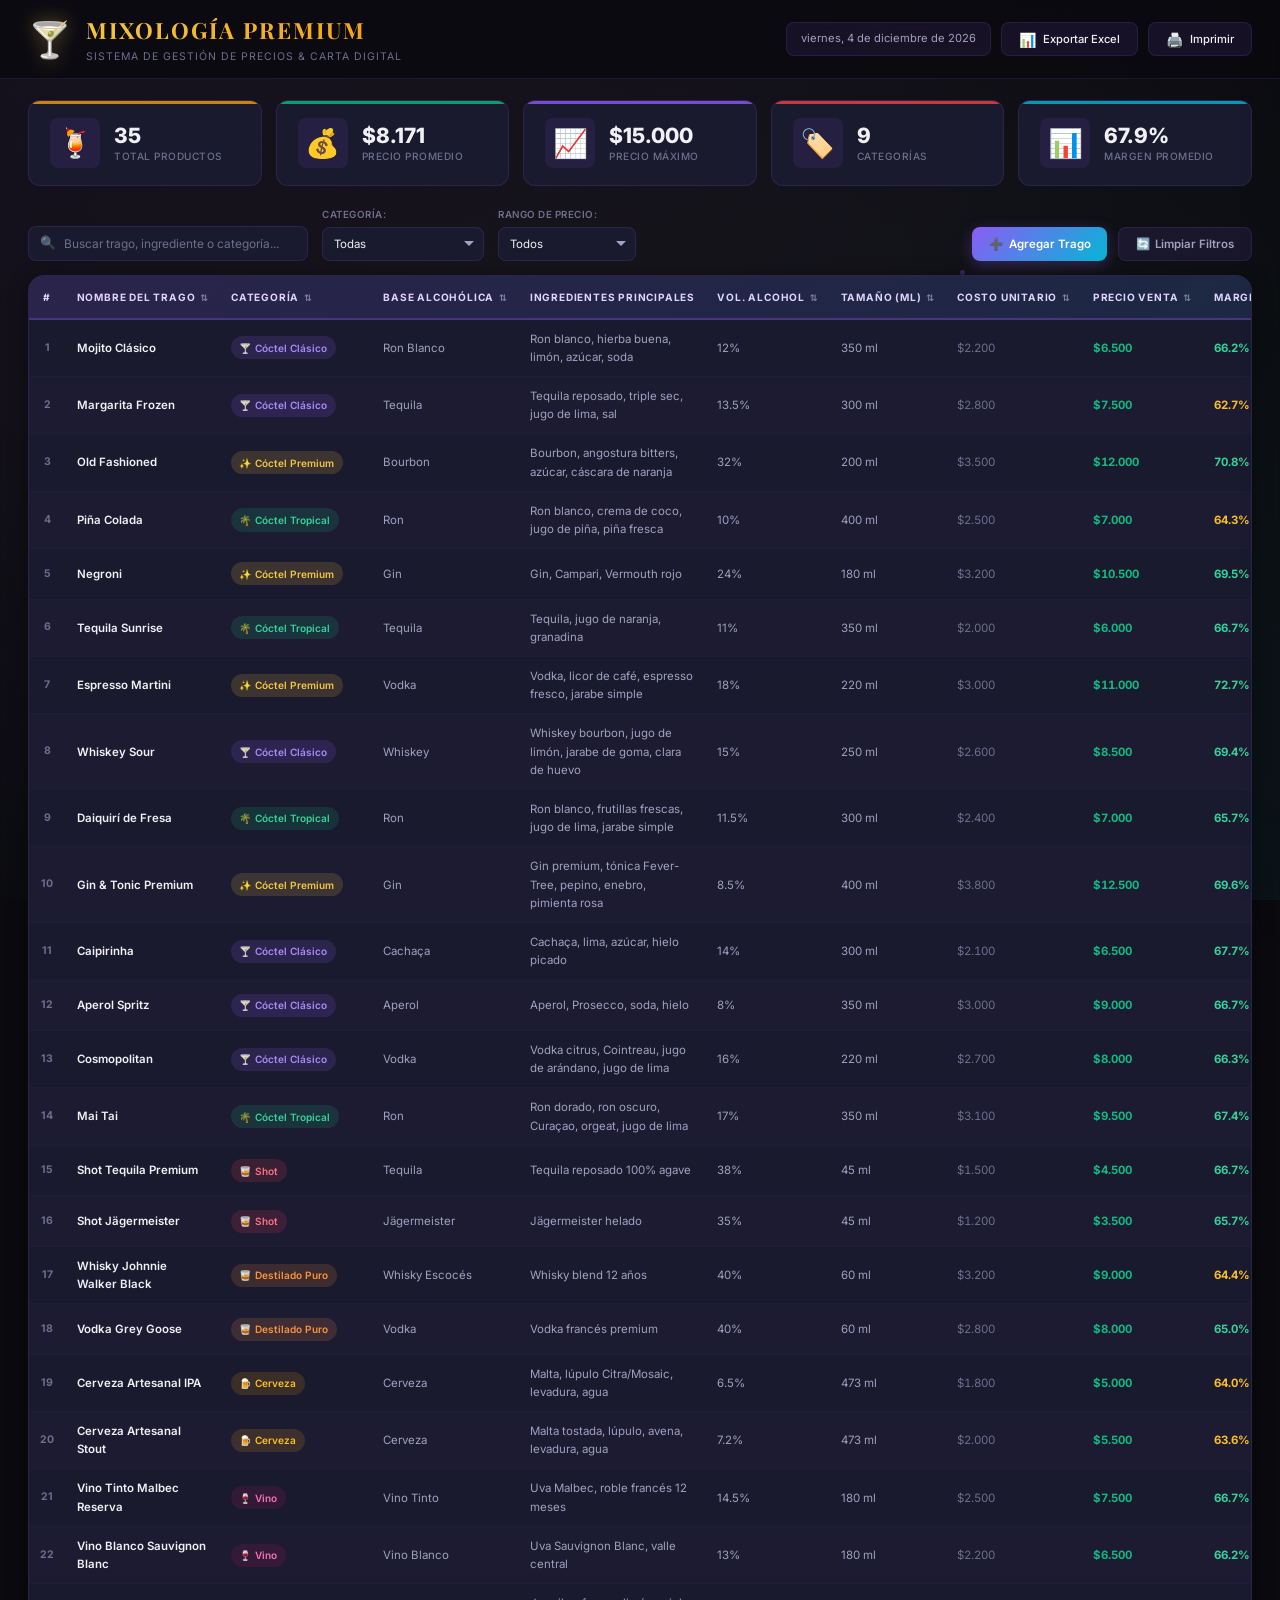
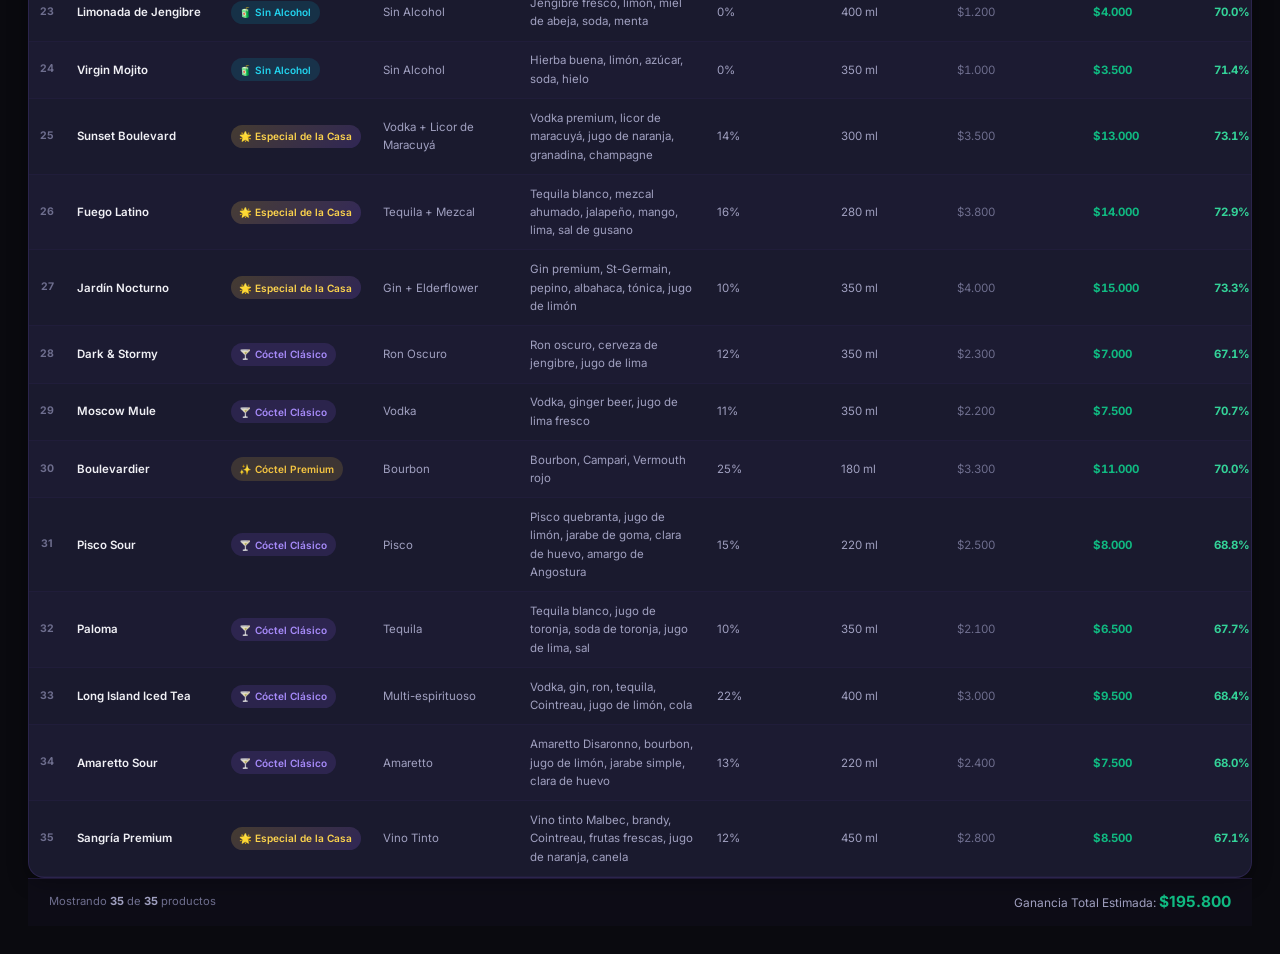
<file: index.html>
<!DOCTYPE html>
<html lang="es">
<head>
    <meta charset="UTF-8">
    <meta name="viewport" content="width=device-width, initial-scale=1.0">
    <meta name="description" content="Sistema de gestión de precios de tragos y cócteles - Carta digital profesional">
    <title>🍸 Carta de Tragos & Cócteles | Sistema de Precios</title>
    <link href="https://fonts.googleapis.com/css2?family=Inter:wght@300;400;500;600;700;800;900&family=Playfair+Display:wght@400;600;700&display=swap" rel="stylesheet">
    <link rel="stylesheet" href="styles.css">
</head>
<body>
    <!-- Ambient background particles -->
    <div class="ambient-bg">
        <div class="particle" style="--x: 10%; --y: 20%; --delay: 0s; --size: 4px;"></div>
        <div class="particle" style="--x: 80%; --y: 15%; --delay: 1s; --size: 6px;"></div>
        <div class="particle" style="--x: 50%; --y: 70%; --delay: 2s; --size: 3px;"></div>
        <div class="particle" style="--x: 20%; --y: 80%; --delay: 3s; --size: 5px;"></div>
        <div class="particle" style="--x: 90%; --y: 50%; --delay: 4s; --size: 4px;"></div>
        <div class="particle" style="--x: 35%; --y: 40%; --delay: 1.5s; --size: 7px;"></div>
        <div class="particle" style="--x: 65%; --y: 90%; --delay: 2.5s; --size: 3px;"></div>
        <div class="particle" style="--x: 75%; --y: 30%; --delay: 3.5s; --size: 5px;"></div>
    </div>

    <!-- Header -->
    <header class="header">
        <div class="header-content">
            <div class="logo-section">
                <div class="logo-icon">🍸</div>
                <div class="logo-text">
                    <h1>MIXOLOGÍA PREMIUM</h1>
                    <p class="tagline">Sistema de Gestión de Precios & Carta Digital</p>
                </div>
            </div>
            <div class="header-actions">
                <div class="date-display" id="currentDate"></div>
                <button class="btn-header" onclick="exportToCSV()" title="Exportar a CSV/Excel">
                    <span class="btn-icon">📊</span> Exportar Excel
                </button>
                <button class="btn-header btn-print" onclick="window.print()" title="Imprimir carta">
                    <span class="btn-icon">🖨️</span> Imprimir
                </button>
            </div>
        </div>
    </header>

    <!-- Dashboard Stats -->
    <section class="dashboard">
        <div class="stat-card" style="--accent: #f59e0b;">
            <div class="stat-icon">🍹</div>
            <div class="stat-info">
                <span class="stat-value" id="totalProducts">0</span>
                <span class="stat-label">Total Productos</span>
            </div>
        </div>
        <div class="stat-card" style="--accent: #10b981;">
            <div class="stat-icon">💰</div>
            <div class="stat-info">
                <span class="stat-value" id="avgPrice">$0</span>
                <span class="stat-label">Precio Promedio</span>
            </div>
        </div>
        <div class="stat-card" style="--accent: #8b5cf6;">
            <div class="stat-icon">📈</div>
            <div class="stat-info">
                <span class="stat-value" id="maxPrice">$0</span>
                <span class="stat-label">Precio Máximo</span>
            </div>
        </div>
        <div class="stat-card" style="--accent: #ef4444;">
            <div class="stat-icon">🏷️</div>
            <div class="stat-info">
                <span class="stat-value" id="totalCategories">0</span>
                <span class="stat-label">Categorías</span>
            </div>
        </div>
        <div class="stat-card" style="--accent: #06b6d4;">
            <div class="stat-icon">📊</div>
            <div class="stat-info">
                <span class="stat-value" id="marginAvg">0%</span>
                <span class="stat-label">Margen Promedio</span>
            </div>
        </div>
    </section>

    <!-- Controls Bar -->
    <section class="controls-bar">
        <div class="controls-left">
            <div class="search-box">
                <span class="search-icon">🔍</span>
                <input type="text" id="searchInput" placeholder="Buscar trago, ingrediente o categoría..." oninput="filterTable()">
            </div>
            <div class="filter-group">
                <label>Categoría:</label>
                <select id="categoryFilter" onchange="filterTable()">
                    <option value="">Todas</option>
                    <option value="Cóctel Clásico">🍸 Cóctel Clásico</option>
                    <option value="Cóctel Premium">✨ Cóctel Premium</option>
                    <option value="Cóctel Tropical">🌴 Cóctel Tropical</option>
                    <option value="Shot">🥃 Shot</option>
                    <option value="Destilado Puro">🥃 Destilado Puro</option>
                    <option value="Cerveza">🍺 Cerveza</option>
                    <option value="Vino">🍷 Vino</option>
                    <option value="Sin Alcohol">🧃 Sin Alcohol</option>
                    <option value="Especial de la Casa">🌟 Especial de la Casa</option>
                </select>
            </div>
            <div class="filter-group">
                <label>Rango de Precio:</label>
                <select id="priceFilter" onchange="filterTable()">
                    <option value="">Todos</option>
                    <option value="0-5000">$0 - $5.000</option>
                    <option value="5000-10000">$5.000 - $10.000</option>
                    <option value="10000-15000">$10.000 - $15.000</option>
                    <option value="15000+">$15.000+</option>
                </select>
            </div>
        </div>
        <div class="controls-right">
            <button class="btn-action btn-add" onclick="openModal()">
                <span>➕</span> Agregar Trago
            </button>
            <button class="btn-action btn-reset" onclick="resetFilters()">
                <span>🔄</span> Limpiar Filtros
            </button>
        </div>
    </section>

    <!-- Main Table -->
    <section class="table-section">
        <div class="table-wrapper">
            <table id="drinksTable">
                <thead>
                    <tr>
                        <th class="th-num" onclick="sortTable(0)">#</th>
                        <th onclick="sortTable(1)">Nombre del Trago <span class="sort-icon">⇅</span></th>
                        <th onclick="sortTable(2)">Categoría <span class="sort-icon">⇅</span></th>
                        <th onclick="sortTable(3)">Base Alcohólica <span class="sort-icon">⇅</span></th>
                        <th onclick="sortTable(4)">Ingredientes Principales</th>
                        <th onclick="sortTable(5)">Vol. Alcohol <span class="sort-icon">⇅</span></th>
                        <th onclick="sortTable(6)">Tamaño (ml) <span class="sort-icon">⇅</span></th>
                        <th onclick="sortTable(7)">Costo Unitario <span class="sort-icon">⇅</span></th>
                        <th onclick="sortTable(8)">Precio Venta <span class="sort-icon">⇅</span></th>
                        <th onclick="sortTable(9)">Margen % <span class="sort-icon">⇅</span></th>
                        <th onclick="sortTable(10)">Ganancia <span class="sort-icon">⇅</span></th>
                        <th>Estado</th>
                        <th class="th-actions">Acciones</th>
                    </tr>
                </thead>
                <tbody id="tableBody">
                    <!-- Dynamic content -->
                </tbody>
            </table>
        </div>
        <div class="table-footer">
            <div class="footer-info">
                Mostrando <span id="visibleCount">0</span> de <span id="totalCount">0</span> productos
            </div>
            <div class="footer-totals">
                <span>Ganancia Total Estimada: <strong id="totalProfit">$0</strong></span>
            </div>
        </div>
    </section>

    <!-- Drink Detail Panel -->
    <section class="detail-panel" id="detailPanel">
        <div class="detail-header">
            <h3 id="detailTitle">Detalle del Trago</h3>
            <button class="btn-close-detail" onclick="closeDetail()">✕</button>
        </div>
        <div class="detail-content" id="detailContent"></div>
    </section>

    <!-- Add/Edit Modal -->
    <div class="modal-overlay" id="modalOverlay" onclick="closeModal(event)">
        <div class="modal" onclick="event.stopPropagation()">
            <div class="modal-header">
                <h2 id="modalTitle">➕ Agregar Nuevo Trago</h2>
                <button class="modal-close" onclick="closeModal()">✕</button>
            </div>
            <div class="modal-body">
                <form id="drinkForm" onsubmit="saveDrink(event)">
                    <div class="form-grid">
                        <div class="form-group">
                            <label for="drinkName">Nombre del Trago *</label>
                            <input type="text" id="drinkName" required placeholder="Ej: Mojito Clásico">
                        </div>
                        <div class="form-group">
                            <label for="drinkCategory">Categoría *</label>
                            <select id="drinkCategory" required>
                                <option value="">Seleccionar...</option>
                                <option value="Cóctel Clásico">🍸 Cóctel Clásico</option>
                                <option value="Cóctel Premium">✨ Cóctel Premium</option>
                                <option value="Cóctel Tropical">🌴 Cóctel Tropical</option>
                                <option value="Shot">🥃 Shot</option>
                                <option value="Destilado Puro">🥃 Destilado Puro</option>
                                <option value="Cerveza">🍺 Cerveza</option>
                                <option value="Vino">🍷 Vino</option>
                                <option value="Sin Alcohol">🧃 Sin Alcohol</option>
                                <option value="Especial de la Casa">🌟 Especial de la Casa</option>
                            </select>
                        </div>
                        <div class="form-group">
                            <label for="drinkBase">Base Alcohólica *</label>
                            <input type="text" id="drinkBase" required placeholder="Ej: Ron, Vodka, Gin...">
                        </div>
                        <div class="form-group">
                            <label for="drinkIngredients">Ingredientes Principales</label>
                            <input type="text" id="drinkIngredients" placeholder="Separados por coma">
                        </div>
                        <div class="form-group">
                            <label for="drinkAlcohol">Volumen Alcohol (%)</label>
                            <input type="number" id="drinkAlcohol" step="0.1" min="0" max="100" placeholder="Ej: 12.5">
                        </div>
                        <div class="form-group">
                            <label for="drinkSize">Tamaño (ml) *</label>
                            <input type="number" id="drinkSize" required min="1" placeholder="Ej: 350">
                        </div>
                        <div class="form-group">
                            <label for="drinkCost">Costo Unitario ($) *</label>
                            <input type="number" id="drinkCost" required step="1" min="0" placeholder="Ej: 2500">
                        </div>
                        <div class="form-group">
                            <label for="drinkPrice">Precio de Venta ($) *</label>
                            <input type="number" id="drinkPrice" required step="1" min="0" placeholder="Ej: 7500">
                        </div>
                        <div class="form-group">
                            <label for="drinkGarnish">Decoración / Garnish</label>
                            <input type="text" id="drinkGarnish" placeholder="Ej: Rodaja de limón, menta">
                        </div>
                        <div class="form-group">
                            <label for="drinkGlass">Tipo de Vaso</label>
                            <input type="text" id="drinkGlass" placeholder="Ej: Copa Martini, Highball">
                        </div>
                        <div class="form-group">
                            <label for="drinkPrep">Método de Preparación</label>
                            <select id="drinkPrep">
                                <option value="Mezclado">Mezclado</option>
                                <option value="Agitado">Agitado (Shaken)</option>
                                <option value="Revuelto">Revuelto (Stirred)</option>
                                <option value="Licuado">Licuado (Blended)</option>
                                <option value="Directo">Directo (Built)</option>
                                <option value="Muddled">Machacado (Muddled)</option>
                                <option value="Flameado">Flameado</option>
                            </select>
                        </div>
                        <div class="form-group">
                            <label for="drinkStatus">Estado</label>
                            <select id="drinkStatus">
                                <option value="Disponible">✅ Disponible</option>
                                <option value="Agotado">❌ Agotado</option>
                                <option value="Nuevo">🆕 Nuevo</option>
                                <option value="Promoción">🔥 En Promoción</option>
                            </select>
                        </div>
                        <div class="form-group full-width">
                            <label for="drinkNotes">Notas / Descripción</label>
                            <textarea id="drinkNotes" rows="3" placeholder="Descripción del trago, historia, recomendaciones de maridaje..."></textarea>
                        </div>
                    </div>
                    <div class="form-preview">
                        <div class="preview-calc">
                            <span>Margen calculado: <strong id="previewMargin">0%</strong></span>
                            <span>Ganancia: <strong id="previewProfit">$0</strong></span>
                        </div>
                    </div>
                    <div class="modal-footer">
                        <button type="button" class="btn-cancel" onclick="closeModal()">Cancelar</button>
                        <button type="submit" class="btn-save">💾 Guardar Trago</button>
                    </div>
                </form>
            </div>
        </div>
    </div>

    <!-- Toast Notifications -->
    <div class="toast-container" id="toastContainer"></div>

    <script src="app.js"></script>
</body>
</html>
</file>
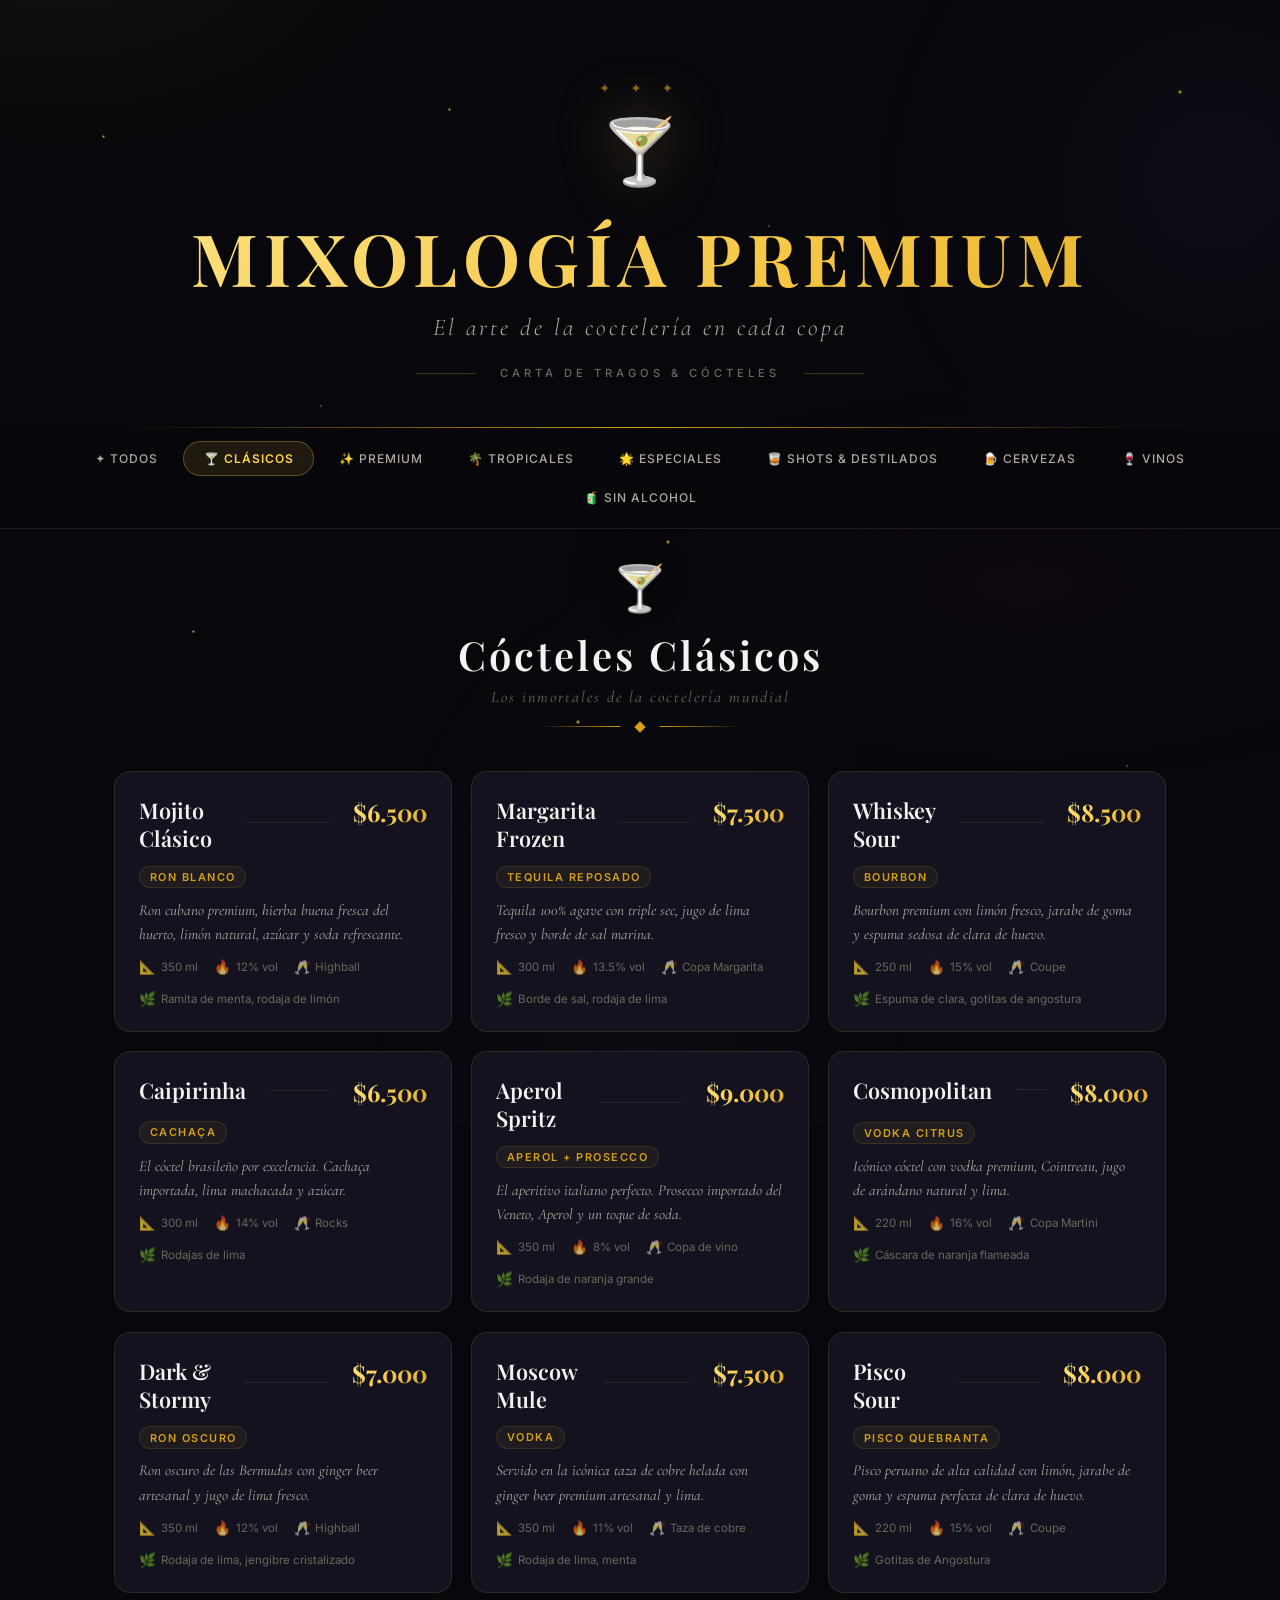
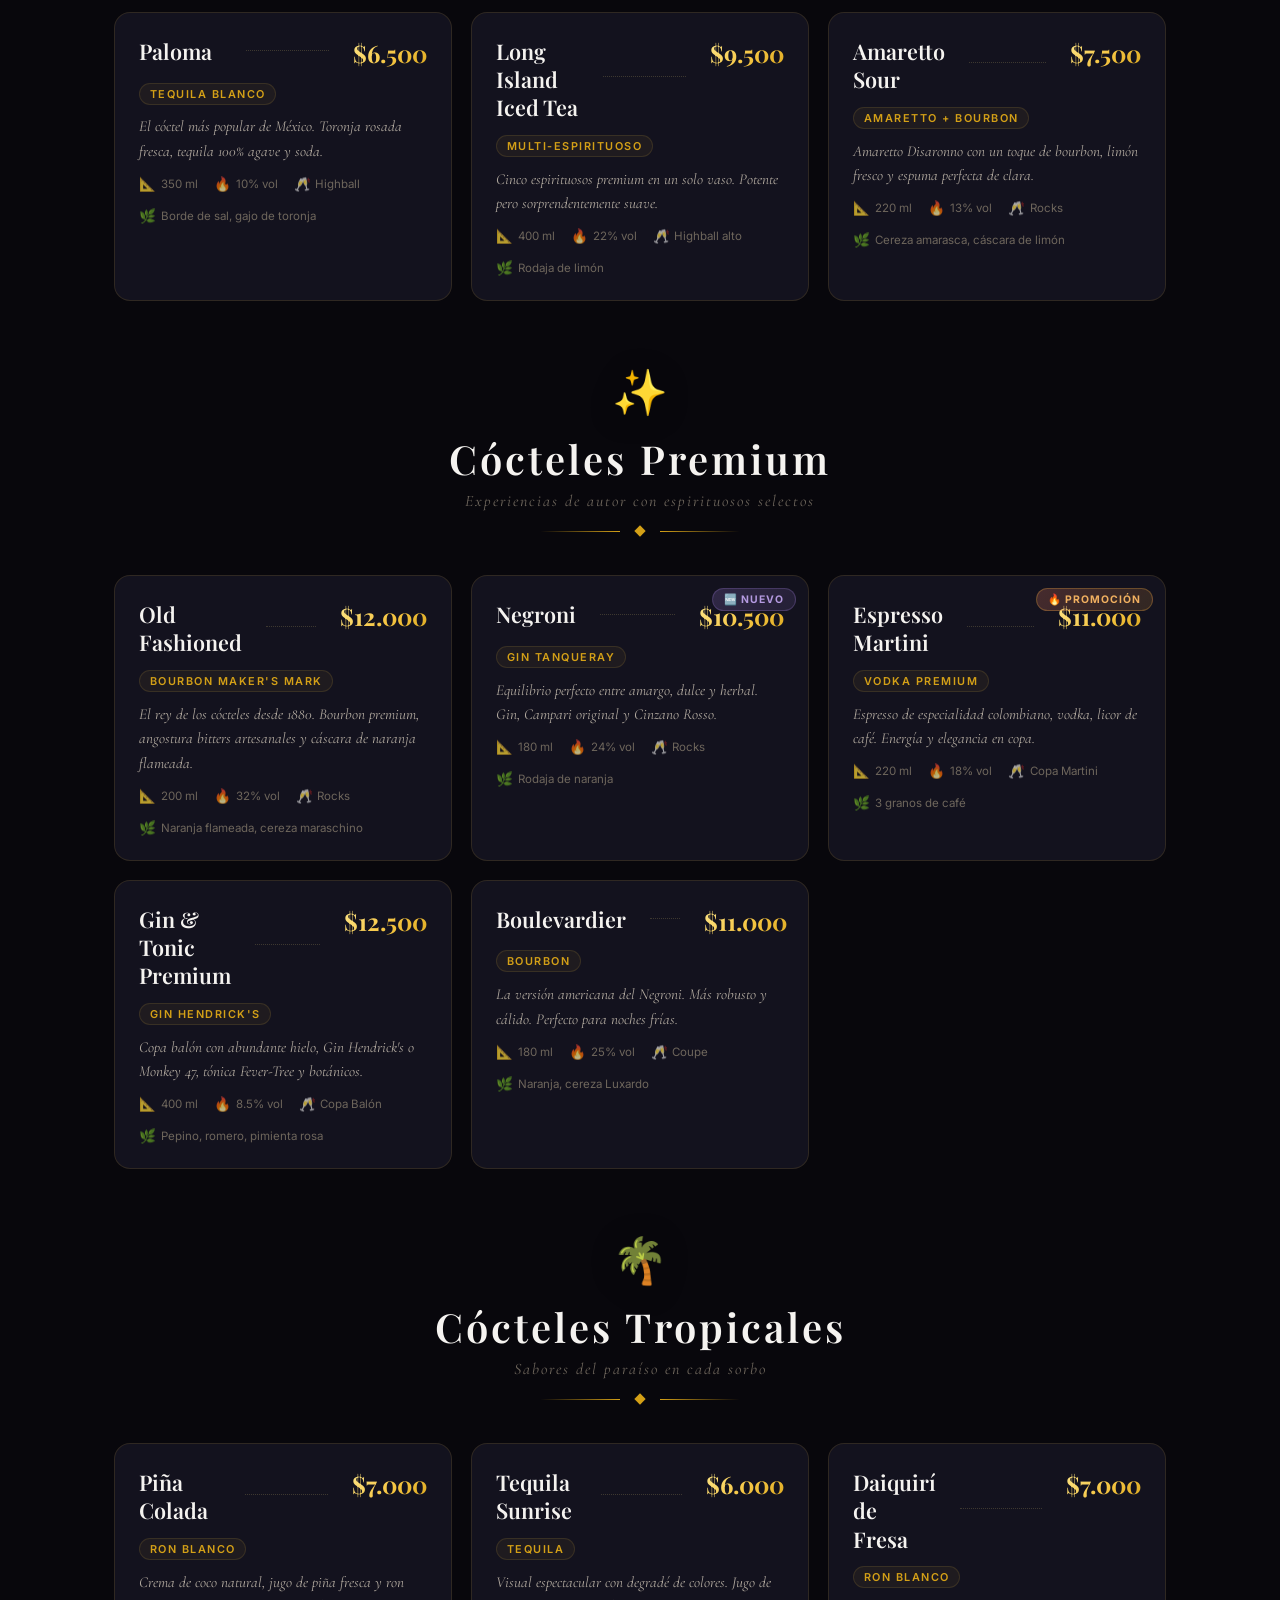
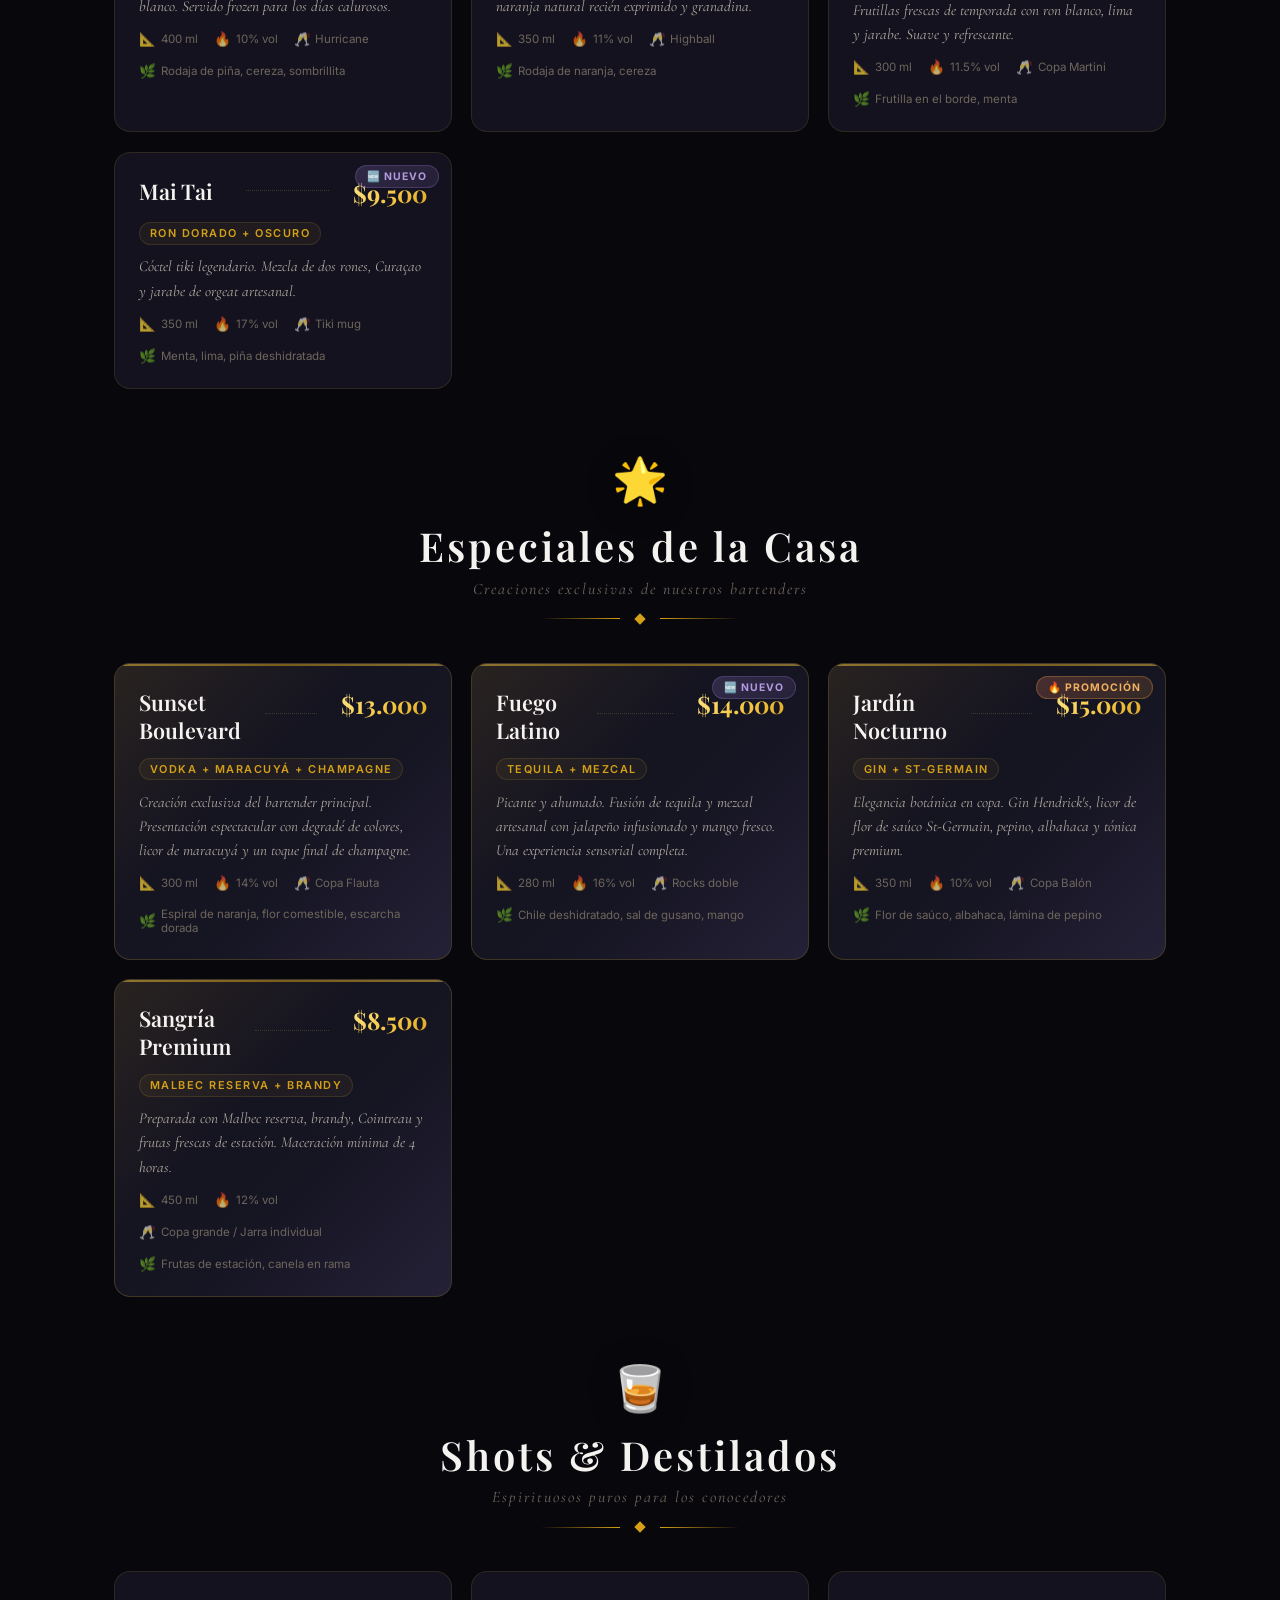
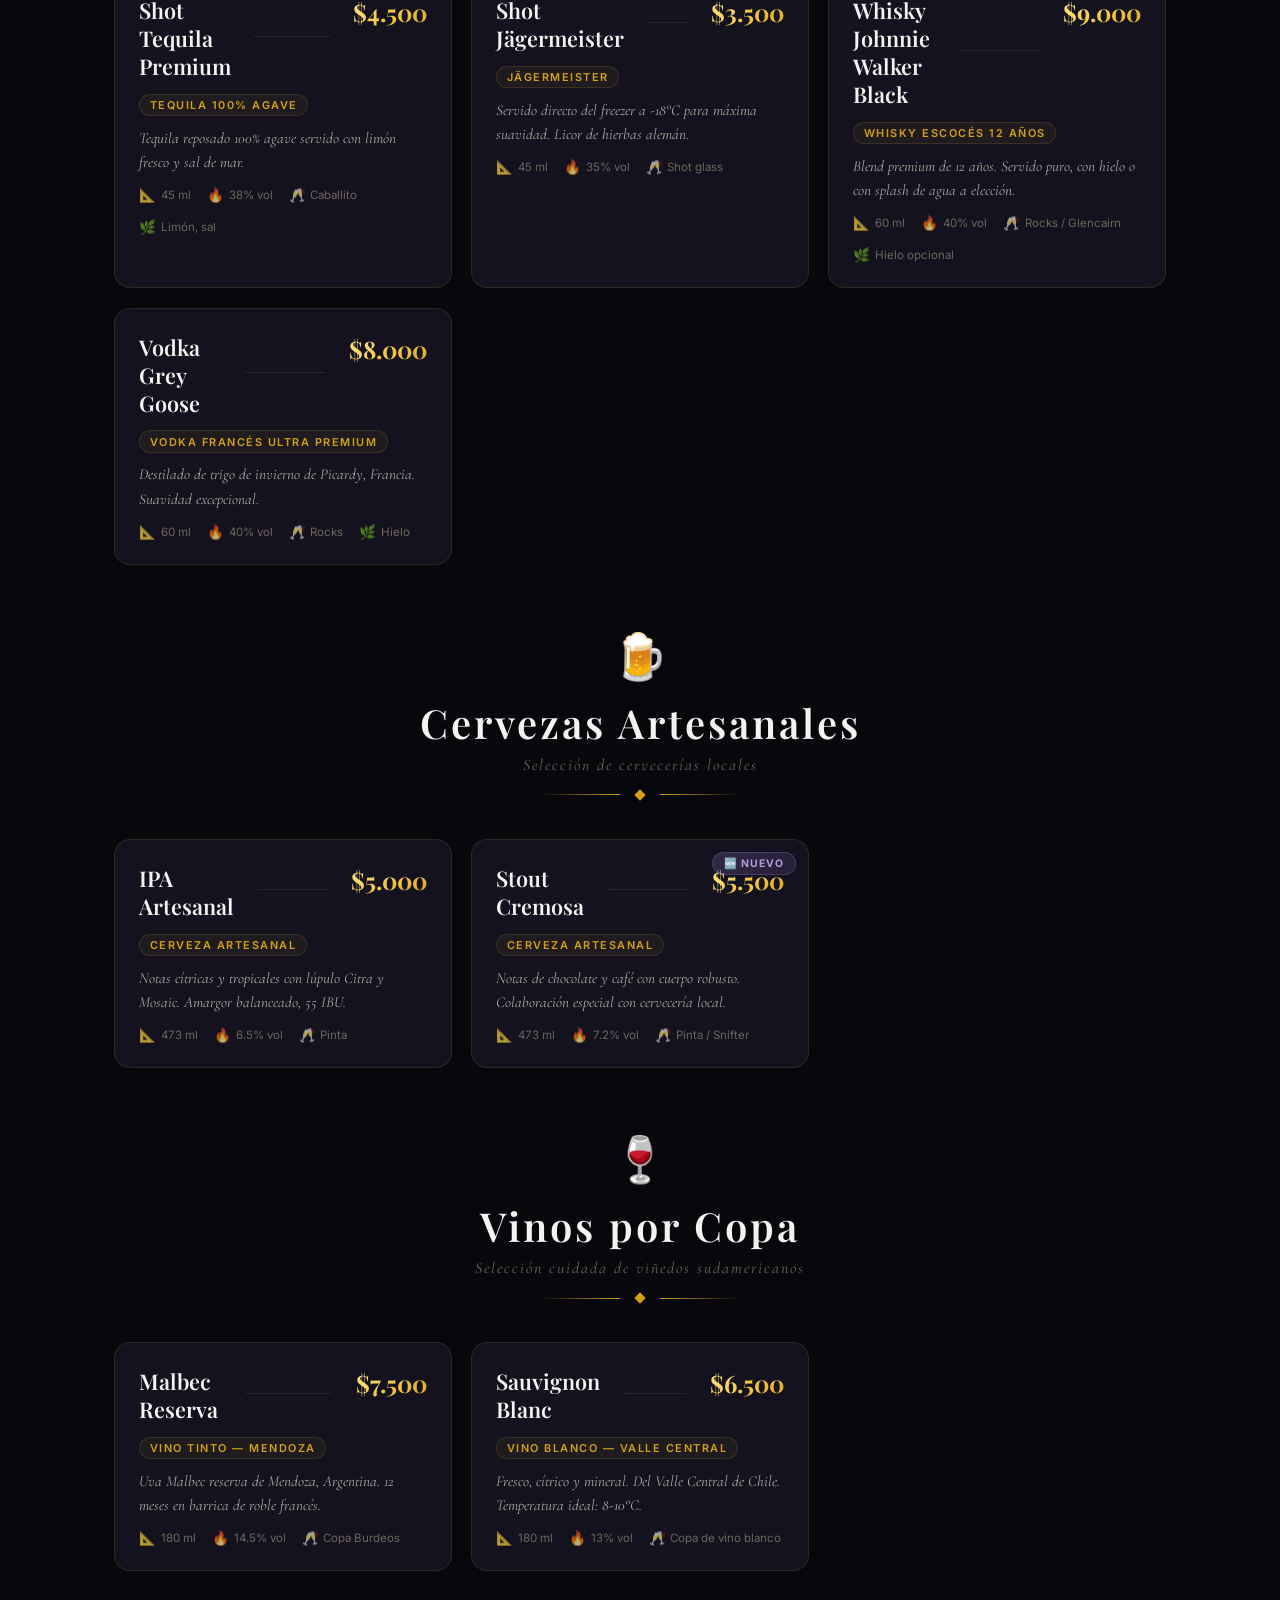
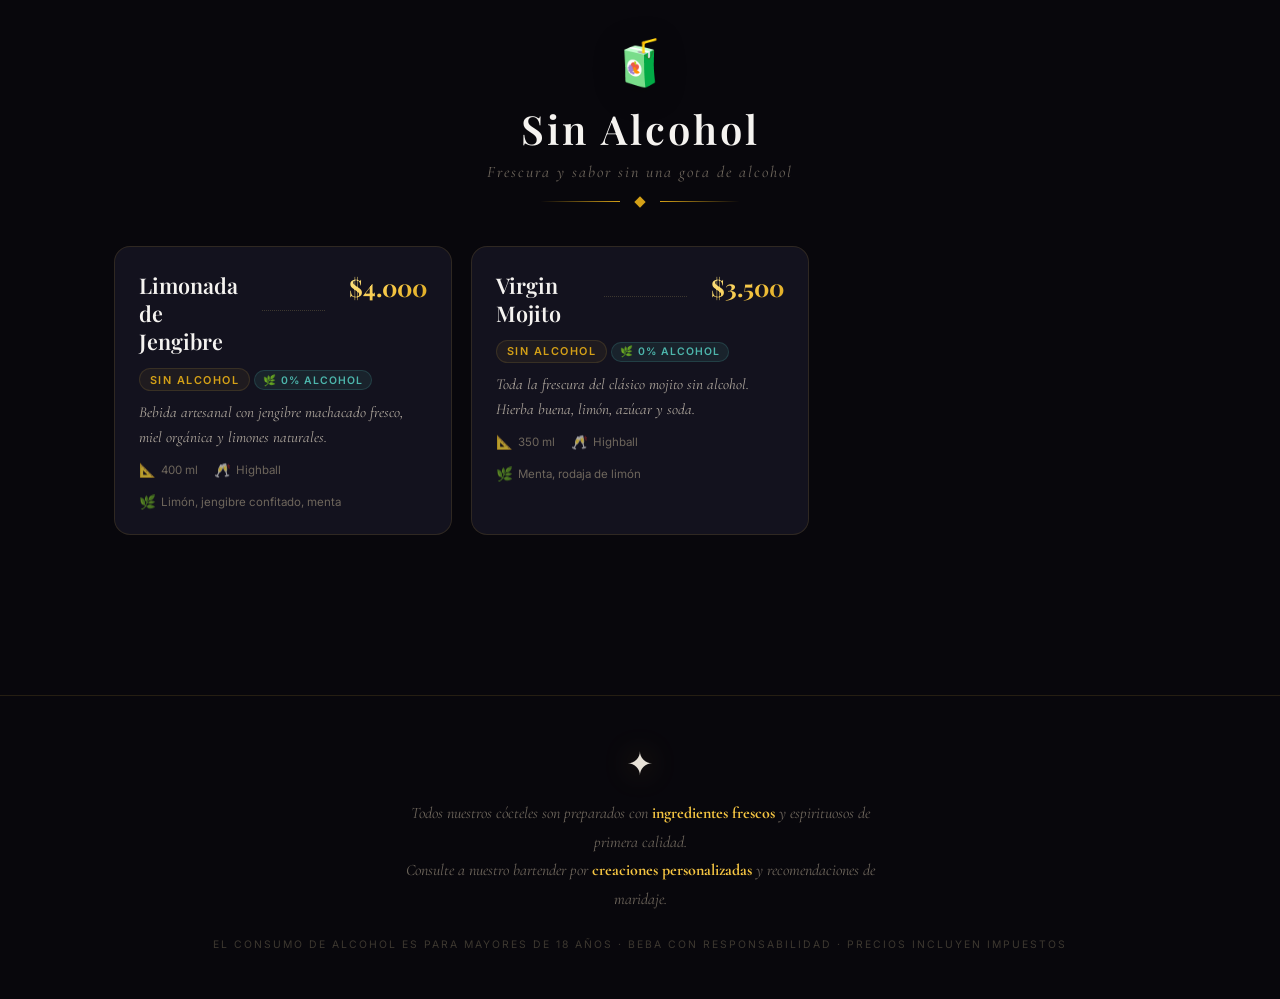
<file: carta-clientes.html>
<!DOCTYPE html>
<html lang="es">
<head>
    <meta charset="UTF-8">
    <meta name="viewport" content="width=device-width, initial-scale=1.0">
    <meta name="description" content="Carta de Tragos y Cócteles - Mixología Premium">
    <title>🍸 Carta de Tragos | Mixología Premium</title>
    <link href="https://fonts.googleapis.com/css2?family=Cormorant+Garamond:ital,wght@0,300;0,400;0,500;0,600;0,700;1,400;1,500&family=Inter:wght@300;400;500;600&family=Playfair+Display:ital,wght@0,400;0,500;0,600;0,700;0,800;1,400;1,500&display=swap" rel="stylesheet">
    <style>
        /* ============================================
           CARTA PARA CLIENTES — MIXOLOGÍA PREMIUM
           Design System
           ============================================ */
        :root {
            --bg-deep: #08070c;
            --bg-dark: #0d0c14;
            --bg-card: #13121e;
            --bg-card-hover: #1a1929;
            --bg-glass: rgba(19, 18, 30, 0.6);

            --gold-100: #fffbeb;
            --gold-200: #fef3c7;
            --gold-300: #fde68a;
            --gold-400: #fcd34d;
            --gold-500: #f5c542;
            --gold-600: #d4a017;
            --gold-700: #a87c12;
            --gold-gradient: linear-gradient(135deg, #f5c542 0%, #d4a017 50%, #f5c542 100%);
            --gold-text: linear-gradient(135deg, #fde68a, #f5c542, #d4a017, #f5c542);

            --text-white: #f5f3f0;
            --text-cream: #e8e2d8;
            --text-soft: #b0a89e;
            --text-muted: #6e665c;
            --text-faint: #3d3830;

            --accent-rose: #c4596e;
            --accent-violet: #8b6fc0;
            --accent-teal: #4db6ac;
            --accent-amber: #e6a23c;
            --accent-coral: #e07860;

            --border-gold: rgba(245, 197, 66, 0.12);
            --border-gold-active: rgba(245, 197, 66, 0.3);

            --font-display: 'Playfair Display', 'Cormorant Garamond', Georgia, serif;
            --font-elegant: 'Cormorant Garamond', Georgia, serif;
            --font-body: 'Inter', system-ui, sans-serif;
        }

        *, *::before, *::after {
            margin: 0; padding: 0; box-sizing: border-box;
        }

        html { scroll-behavior: smooth; }

        body {
            font-family: var(--font-body);
            background: var(--bg-deep);
            color: var(--text-cream);
            min-height: 100vh;
            overflow-x: hidden;
        }

        /* === Ambient Background === */
        .bg-ambience {
            position: fixed;
            inset: 0;
            pointer-events: none;
            z-index: 0;
        }

        .bg-ambience::before {
            content: '';
            position: absolute;
            width: 150%;
            height: 150%;
            top: -25%;
            left: -25%;
            background:
                radial-gradient(ellipse 600px 400px at 20% 10%, rgba(245, 197, 66, 0.06) 0%, transparent 70%),
                radial-gradient(ellipse 500px 500px at 80% 30%, rgba(139, 111, 192, 0.05) 0%, transparent 70%),
                radial-gradient(ellipse 400px 600px at 50% 90%, rgba(77, 182, 172, 0.04) 0%, transparent 70%),
                radial-gradient(ellipse 700px 300px at 70% 60%, rgba(196, 89, 110, 0.03) 0%, transparent 70%);
            animation: ambientDrift 25s ease-in-out infinite alternate;
        }

        @keyframes ambientDrift {
            0% { transform: translate(0, 0) scale(1); }
            100% { transform: translate(-3%, -2%) scale(1.05); }
        }

        /* Floating golden particles */
        .sparkle {
            position: fixed;
            width: var(--s, 3px);
            height: var(--s, 3px);
            background: radial-gradient(circle, rgba(245, 197, 66, 0.8), transparent);
            border-radius: 50%;
            left: var(--x);
            top: var(--y);
            pointer-events: none;
            z-index: 0;
            animation: sparkleFloat var(--dur, 6s) ease-in-out infinite;
            animation-delay: var(--del, 0s);
        }

        @keyframes sparkleFloat {
            0%, 100% { opacity: 0; transform: translateY(0) scale(0.5); }
            20% { opacity: 1; }
            50% { opacity: 0.7; transform: translateY(-40px) scale(1); }
            80% { opacity: 0.3; }
        }

        /* === Hero Section === */
        .hero {
            position: relative;
            z-index: 1;
            text-align: center;
            padding: 5rem 2rem 3rem;
            overflow: hidden;
        }

        .hero::after {
            content: '';
            position: absolute;
            bottom: 0;
            left: 10%;
            right: 10%;
            height: 1px;
            background: linear-gradient(90deg, transparent, var(--gold-600), transparent);
        }

        .hero-ornament {
            font-size: 0.85rem;
            letter-spacing: 8px;
            color: var(--gold-600);
            margin-bottom: 1rem;
            opacity: 0.6;
        }

        .hero-icon {
            font-size: 4rem;
            display: block;
            margin-bottom: 1.2rem;
            filter: drop-shadow(0 0 30px rgba(245, 197, 66, 0.3));
            animation: heroIconFloat 4s ease-in-out infinite;
        }

        @keyframes heroIconFloat {
            0%, 100% { transform: translateY(0) rotate(0deg); }
            50% { transform: translateY(-8px) rotate(-3deg); }
        }

        .hero h1 {
            font-family: var(--font-display);
            font-size: clamp(2.5rem, 6vw, 4.5rem);
            font-weight: 700;
            letter-spacing: 6px;
            background: var(--gold-text);
            background-size: 200% auto;
            -webkit-background-clip: text;
            -webkit-text-fill-color: transparent;
            background-clip: text;
            animation: shimmerText 4s linear infinite;
            margin-bottom: 0.5rem;
        }

        @keyframes shimmerText {
            0% { background-position: 0% center; }
            100% { background-position: 200% center; }
        }

        .hero-subtitle {
            font-family: var(--font-elegant);
            font-size: clamp(1.1rem, 2.5vw, 1.5rem);
            font-weight: 300;
            font-style: italic;
            color: var(--text-soft);
            letter-spacing: 3px;
            margin-bottom: 1.5rem;
        }

        .hero-line {
            display: flex;
            align-items: center;
            justify-content: center;
            gap: 1.5rem;
            margin-top: 1.5rem;
        }

        .hero-line span {
            font-size: 0.7rem;
            text-transform: uppercase;
            letter-spacing: 4px;
            color: var(--text-muted);
            font-weight: 500;
        }

        .hero-line::before, .hero-line::after {
            content: '';
            width: 60px;
            height: 1px;
            background: var(--gold-600);
            opacity: 0.3;
        }

        /* === Navigation (Category Tabs) === */
        .category-nav {
            position: sticky;
            top: 0;
            z-index: 100;
            background: rgba(8, 7, 12, 0.9);
            backdrop-filter: blur(20px);
            -webkit-backdrop-filter: blur(20px);
            border-bottom: 1px solid var(--border-gold);
            padding: 0.8rem 1rem;
        }

        .nav-inner {
            max-width: 1200px;
            margin: 0 auto;
            display: flex;
            justify-content: center;
            gap: 0.3rem;
            flex-wrap: wrap;
        }

        .nav-tab {
            padding: 0.55rem 1.2rem;
            border: 1px solid transparent;
            border-radius: 30px;
            background: transparent;
            color: var(--text-soft);
            font-family: var(--font-body);
            font-size: 0.75rem;
            font-weight: 500;
            letter-spacing: 1px;
            text-transform: uppercase;
            cursor: pointer;
            transition: all 0.3s ease;
            white-space: nowrap;
        }

        .nav-tab:hover {
            color: var(--gold-400);
            border-color: var(--border-gold);
            background: rgba(245, 197, 66, 0.05);
        }

        .nav-tab.active {
            background: rgba(245, 197, 66, 0.1);
            border-color: var(--border-gold-active);
            color: var(--gold-400);
            font-weight: 600;
        }

        /* === Main Content === */
        .menu-container {
            max-width: 1100px;
            margin: 0 auto;
            padding: 2rem 1.5rem 4rem;
            position: relative;
            z-index: 1;
        }

        /* === Category Section === */
        .category-section {
            margin-bottom: 4rem;
            opacity: 0;
            transform: translateY(30px);
            animation: sectionReveal 0.7s ease forwards;
        }

        @keyframes sectionReveal {
            to { opacity: 1; transform: translateY(0); }
        }

        .category-header {
            text-align: center;
            margin-bottom: 2.5rem;
            position: relative;
        }

        .category-icon {
            font-size: 2.8rem;
            display: block;
            margin-bottom: 0.8rem;
            filter: drop-shadow(0 4px 15px rgba(0,0,0,0.3));
        }

        .category-title {
            font-family: var(--font-display);
            font-size: clamp(1.8rem, 4vw, 2.5rem);
            font-weight: 600;
            color: var(--text-white);
            letter-spacing: 3px;
            margin-bottom: 0.4rem;
        }

        .category-subtitle {
            font-family: var(--font-elegant);
            font-size: 1rem;
            font-style: italic;
            color: var(--text-muted);
            letter-spacing: 2px;
        }

        .category-divider {
            display: flex;
            align-items: center;
            justify-content: center;
            gap: 1rem;
            margin-top: 1rem;
        }

        .category-divider::before, .category-divider::after {
            content: '';
            width: 80px;
            height: 1px;
            background: linear-gradient(90deg, transparent, var(--gold-600));
        }

        .category-divider::after {
            background: linear-gradient(90deg, var(--gold-600), transparent);
        }

        .category-divider .diamond {
            width: 8px;
            height: 8px;
            background: var(--gold-600);
            transform: rotate(45deg);
            flex-shrink: 0;
        }

        /* === Drink Cards === */
        .drinks-grid {
            display: grid;
            grid-template-columns: repeat(auto-fill, minmax(320px, 1fr));
            gap: 1.2rem;
        }

        .drink-card {
            background: var(--bg-card);
            border: 1px solid var(--border-gold);
            border-radius: 16px;
            padding: 1.5rem;
            position: relative;
            overflow: hidden;
            cursor: default;
            transition: all 0.4s cubic-bezier(0.16, 1, 0.3, 1);
        }

        .drink-card::before {
            content: '';
            position: absolute;
            top: 0;
            left: 0;
            right: 0;
            height: 2px;
            background: var(--gold-gradient);
            opacity: 0;
            transition: opacity 0.3s ease;
        }

        .drink-card::after {
            content: '';
            position: absolute;
            inset: 0;
            background: radial-gradient(circle at 50% 0%, rgba(245, 197, 66, 0.03) 0%, transparent 60%);
            opacity: 0;
            transition: opacity 0.3s ease;
        }

        .drink-card:hover {
            transform: translateY(-4px);
            border-color: var(--border-gold-active);
            box-shadow: 0 15px 40px rgba(0, 0, 0, 0.4), 0 0 30px rgba(245, 197, 66, 0.05);
        }

        .drink-card:hover::before,
        .drink-card:hover::after {
            opacity: 1;
        }

        .card-content {
            position: relative;
            z-index: 1;
        }

        .card-top {
            display: flex;
            justify-content: space-between;
            align-items: flex-start;
            gap: 1rem;
            margin-bottom: 0.8rem;
        }

        .drink-name {
            font-family: var(--font-display);
            font-size: 1.35rem;
            font-weight: 600;
            color: var(--text-white);
            line-height: 1.3;
            flex: 1;
        }

        .drink-price {
            font-family: var(--font-display);
            font-size: 1.5rem;
            font-weight: 700;
            background: var(--gold-text);
            background-size: 200% auto;
            -webkit-background-clip: text;
            -webkit-text-fill-color: transparent;
            background-clip: text;
            white-space: nowrap;
            animation: shimmerText 4s linear infinite;
            flex-shrink: 0;
        }

        .drink-dots {
            flex: 1;
            min-width: 30px;
            border-bottom: 1px dotted var(--text-faint);
            margin: 0 0.5rem;
            align-self: center;
            margin-bottom: 4px;
        }

        .drink-base {
            display: inline-block;
            font-size: 0.68rem;
            text-transform: uppercase;
            letter-spacing: 1.5px;
            color: var(--gold-600);
            font-weight: 600;
            margin-bottom: 0.6rem;
            padding: 0.2rem 0.6rem;
            border: 1px solid var(--border-gold);
            border-radius: 20px;
            background: rgba(245, 197, 66, 0.05);
        }

        .drink-description {
            font-family: var(--font-elegant);
            font-size: 0.95rem;
            color: var(--text-soft);
            line-height: 1.6;
            font-style: italic;
            margin-bottom: 0.8rem;
        }

        .drink-meta {
            display: flex;
            gap: 1rem;
            flex-wrap: wrap;
            align-items: center;
        }

        .meta-item {
            display: flex;
            align-items: center;
            gap: 0.3rem;
            font-size: 0.72rem;
            color: var(--text-muted);
        }

        .meta-item .meta-icon {
            font-size: 0.85rem;
            opacity: 0.7;
        }

        /* Status badges */
        .badge {
            position: absolute;
            top: 12px;
            right: 12px;
            z-index: 2;
            padding: 0.25rem 0.7rem;
            border-radius: 20px;
            font-size: 0.65rem;
            font-weight: 700;
            letter-spacing: 1px;
            text-transform: uppercase;
        }

        .badge-new {
            background: linear-gradient(135deg, rgba(139, 111, 192, 0.25), rgba(139, 111, 192, 0.15));
            color: #b49ae0;
            border: 1px solid rgba(139, 111, 192, 0.3);
        }

        .badge-promo {
            background: linear-gradient(135deg, rgba(224, 120, 96, 0.25), rgba(230, 162, 60, 0.15));
            color: #f0b060;
            border: 1px solid rgba(230, 162, 60, 0.3);
            animation: promoPulse 2s ease-in-out infinite;
        }

        @keyframes promoPulse {
            0%, 100% { box-shadow: 0 0 0 0 rgba(230, 162, 60, 0.2); }
            50% { box-shadow: 0 0 15px 2px rgba(230, 162, 60, 0.15); }
        }

        /* === Specials Section === */
        .specials-card {
            background: linear-gradient(135deg, rgba(19, 18, 30, 0.95), rgba(26, 25, 41, 0.95));
            border: 1px solid rgba(245, 197, 66, 0.2);
            position: relative;
        }

        .specials-card::before {
            opacity: 0.5 !important;
        }

        .specials-glow {
            position: absolute;
            inset: -1px;
            border-radius: 16px;
            background: linear-gradient(135deg, rgba(245, 197, 66, 0.1), transparent 40%, transparent 60%, rgba(139, 111, 192, 0.1));
            pointer-events: none;
            z-index: 0;
        }

        /* === Non-Alcoholic Section === */
        .virgin-badge {
            display: inline-flex;
            align-items: center;
            gap: 0.3rem;
            padding: 0.15rem 0.5rem;
            background: rgba(77, 182, 172, 0.1);
            border: 1px solid rgba(77, 182, 172, 0.2);
            border-radius: 20px;
            font-size: 0.65rem;
            color: var(--accent-teal);
            text-transform: uppercase;
            letter-spacing: 1px;
            font-weight: 600;
        }

        /* === Footer === */
        .menu-footer {
            text-align: center;
            padding: 3rem 2rem;
            border-top: 1px solid var(--border-gold);
            margin-top: 2rem;
            position: relative;
            z-index: 1;
        }

        .footer-ornament {
            font-size: 2rem;
            margin-bottom: 1rem;
            filter: drop-shadow(0 0 15px rgba(245, 197, 66, 0.3));
        }

        .footer-text {
            font-family: var(--font-elegant);
            font-size: 1rem;
            color: var(--text-muted);
            font-style: italic;
            line-height: 1.8;
            max-width: 500px;
            margin: 0 auto;
        }

        .footer-text strong {
            color: var(--gold-500);
            font-style: normal;
        }

        .footer-legal {
            margin-top: 1.5rem;
            font-size: 0.65rem;
            color: var(--text-faint);
            letter-spacing: 2px;
            text-transform: uppercase;
        }

        /* === Scroll to top === */
        .scroll-top {
            position: fixed;
            bottom: 2rem;
            right: 2rem;
            width: 48px;
            height: 48px;
            border-radius: 50%;
            background: rgba(13, 12, 20, 0.9);
            border: 1px solid var(--border-gold-active);
            color: var(--gold-500);
            font-size: 1.3rem;
            cursor: pointer;
            display: flex;
            align-items: center;
            justify-content: center;
            z-index: 50;
            opacity: 0;
            transform: translateY(20px);
            transition: all 0.3s ease;
            backdrop-filter: blur(10px);
        }

        .scroll-top.visible {
            opacity: 1;
            transform: translateY(0);
        }

        .scroll-top:hover {
            background: rgba(245, 197, 66, 0.15);
            box-shadow: 0 0 20px rgba(245, 197, 66, 0.2);
        }

        /* === Animations for intersection observer === */
        .drink-card {
            opacity: 0;
            transform: translateY(25px);
        }

        .drink-card.revealed {
            animation: cardReveal 0.6s cubic-bezier(0.16, 1, 0.3, 1) forwards;
        }

        @keyframes cardReveal {
            to { opacity: 1; transform: translateY(0); }
        }

        /* === Print Styles === */
        @media print {
            body { background: #fff; color: #222; }
            .bg-ambience, .sparkle, .category-nav, .scroll-top { display: none !important; }
            .hero { padding: 2rem; }
            .hero h1 { -webkit-text-fill-color: #333; color: #333; font-size: 2rem; }
            .hero-subtitle { color: #666; }
            .drink-card { border: 1px solid #ddd; background: #fafafa; break-inside: avoid; }
            .drink-card, .drink-card.revealed { opacity: 1; transform: none; }
            .drink-name { color: #222; }
            .drink-price { -webkit-text-fill-color: #8b6914; color: #8b6914; }
            .drink-description { color: #555; }
            .category-title { color: #222; }
            .menu-container { padding: 0 1rem; }
            .drinks-grid { gap: 0.8rem; }
        }

        /* === Responsive === */
        @media (max-width: 700px) {
            .hero { padding: 3rem 1.5rem 2rem; }
            .drinks-grid { grid-template-columns: 1fr; }
            .nav-tab { padding: 0.4rem 0.8rem; font-size: 0.65rem; }
            .menu-container { padding: 1.5rem 1rem 3rem; }
            .category-section { margin-bottom: 3rem; }
        }

        /* === Scrollbar === */
        ::-webkit-scrollbar { width: 6px; }
        ::-webkit-scrollbar-track { background: var(--bg-deep); }
        ::-webkit-scrollbar-thumb { background: rgba(245, 197, 66, 0.2); border-radius: 10px; }
        ::-webkit-scrollbar-thumb:hover { background: rgba(245, 197, 66, 0.4); }
        ::selection { background: rgba(245, 197, 66, 0.2); color: var(--gold-300); }
    </style>
</head>
<body>

    <!-- Ambient Background -->
    <div class="bg-ambience"></div>

    <!-- Sparkle particles -->
    <div class="sparkle" style="--x:8%;--y:15%;--s:3px;--dur:7s;--del:0s;"></div>
    <div class="sparkle" style="--x:92%;--y:10%;--s:4px;--dur:8s;--del:1s;"></div>
    <div class="sparkle" style="--x:25%;--y:45%;--s:2px;--dur:6s;--del:2s;"></div>
    <div class="sparkle" style="--x:78%;--y:55%;--s:3px;--dur:9s;--del:0.5s;"></div>
    <div class="sparkle" style="--x:45%;--y:80%;--s:4px;--dur:7s;--del:3s;"></div>
    <div class="sparkle" style="--x:60%;--y:25%;--s:2px;--dur:8s;--del:1.5s;"></div>
    <div class="sparkle" style="--x:15%;--y:70%;--s:3px;--dur:6s;--del:4s;"></div>
    <div class="sparkle" style="--x:88%;--y:85%;--s:2px;--dur:7s;--del:2.5s;"></div>
    <div class="sparkle" style="--x:35%;--y:12%;--s:3px;--dur:9s;--del:3.5s;"></div>
    <div class="sparkle" style="--x:52%;--y:60%;--s:4px;--dur:6s;--del:0.8s;"></div>

    <!-- Hero Section -->
    <header class="hero">
        <div class="hero-ornament">✦ ✦ ✦</div>
        <span class="hero-icon">🍸</span>
        <h1>MIXOLOGÍA PREMIUM</h1>
        <p class="hero-subtitle">El arte de la coctelería en cada copa</p>
        <div class="hero-line">
            <span>Carta de Tragos & Cócteles</span>
        </div>
    </header>

    <!-- Category Navigation -->
    <nav class="category-nav" id="categoryNav">
        <div class="nav-inner">
            <button class="nav-tab active" onclick="scrollToSection('all')">✦ Todos</button>
            <button class="nav-tab" onclick="scrollToSection('clasicos')">🍸 Clásicos</button>
            <button class="nav-tab" onclick="scrollToSection('premium')">✨ Premium</button>
            <button class="nav-tab" onclick="scrollToSection('tropicales')">🌴 Tropicales</button>
            <button class="nav-tab" onclick="scrollToSection('especiales')">🌟 Especiales</button>
            <button class="nav-tab" onclick="scrollToSection('shots')">🥃 Shots & Destilados</button>
            <button class="nav-tab" onclick="scrollToSection('cervezas')">🍺 Cervezas</button>
            <button class="nav-tab" onclick="scrollToSection('vinos')">🍷 Vinos</button>
            <button class="nav-tab" onclick="scrollToSection('sin-alcohol')">🧃 Sin Alcohol</button>
        </div>
    </nav>

    <!-- Menu Content -->
    <main class="menu-container" id="menuContainer">
        <!-- Content is dynamically generated -->
    </main>

    <!-- Footer -->
    <footer class="menu-footer">
        <div class="footer-ornament">✦</div>
        <p class="footer-text">
            Todos nuestros cócteles son preparados con <strong>ingredientes frescos</strong> y espirituosos de primera calidad.<br>
            Consulte a nuestro bartender por <strong>creaciones personalizadas</strong> y recomendaciones de maridaje.
        </p>
        <p class="footer-legal">
            El consumo de alcohol es para mayores de 18 años · Beba con responsabilidad · Precios incluyen impuestos
        </p>
    </footer>

    <!-- Scroll to top -->
    <button class="scroll-top" id="scrollTopBtn" onclick="window.scrollTo({top:0,behavior:'smooth'})">↑</button>

    <script>
        // =============== DRINK DATA ===============
        const menuData = {
            clasicos: {
                icon: "🍸",
                title: "Cócteles Clásicos",
                subtitle: "Los inmortales de la coctelería mundial",
                drinks: [
                    { name: "Mojito Clásico", base: "Ron Blanco", desc: "Ron cubano premium, hierba buena fresca del huerto, limón natural, azúcar y soda refrescante.", price: 6500, size: 350, alcohol: 12, glass: "Highball", garnish: "Ramita de menta, rodaja de limón" },
                    { name: "Margarita Frozen", base: "Tequila Reposado", desc: "Tequila 100% agave con triple sec, jugo de lima fresco y borde de sal marina.", price: 7500, size: 300, alcohol: 13.5, glass: "Copa Margarita", garnish: "Borde de sal, rodaja de lima" },
                    { name: "Whiskey Sour", base: "Bourbon", desc: "Bourbon premium con limón fresco, jarabe de goma y espuma sedosa de clara de huevo.", price: 8500, size: 250, alcohol: 15, glass: "Coupe", garnish: "Espuma de clara, gotitas de angostura" },
                    { name: "Caipirinha", base: "Cachaça", desc: "El cóctel brasileño por excelencia. Cachaça importada, lima machacada y azúcar.", price: 6500, size: 300, alcohol: 14, glass: "Rocks", garnish: "Rodajas de lima" },
                    { name: "Aperol Spritz", base: "Aperol + Prosecco", desc: "El aperitivo italiano perfecto. Prosecco importado del Veneto, Aperol y un toque de soda.", price: 9000, size: 350, alcohol: 8, glass: "Copa de vino", garnish: "Rodaja de naranja grande" },
                    { name: "Cosmopolitan", base: "Vodka Citrus", desc: "Icónico cóctel con vodka premium, Cointreau, jugo de arándano natural y lima.", price: 8000, size: 220, alcohol: 16, glass: "Copa Martini", garnish: "Cáscara de naranja flameada" },
                    { name: "Dark & Stormy", base: "Ron Oscuro", desc: "Ron oscuro de las Bermudas con ginger beer artesanal y jugo de lima fresco.", price: 7000, size: 350, alcohol: 12, glass: "Highball", garnish: "Rodaja de lima, jengibre cristalizado" },
                    { name: "Moscow Mule", base: "Vodka", desc: "Servido en la icónica taza de cobre helada con ginger beer premium artesanal y lima.", price: 7500, size: 350, alcohol: 11, glass: "Taza de cobre", garnish: "Rodaja de lima, menta" },
                    { name: "Pisco Sour", base: "Pisco Quebranta", desc: "Pisco peruano de alta calidad con limón, jarabe de goma y espuma perfecta de clara de huevo.", price: 8000, size: 220, alcohol: 15, glass: "Coupe", garnish: "Gotitas de Angostura" },
                    { name: "Paloma", base: "Tequila Blanco", desc: "El cóctel más popular de México. Toronja rosada fresca, tequila 100% agave y soda.", price: 6500, size: 350, alcohol: 10, glass: "Highball", garnish: "Borde de sal, gajo de toronja" },
                    { name: "Long Island Iced Tea", base: "Multi-espirituoso", desc: "Cinco espirituosos premium en un solo vaso. Potente pero sorprendentemente suave.", price: 9500, size: 400, alcohol: 22, glass: "Highball alto", garnish: "Rodaja de limón" },
                    { name: "Amaretto Sour", base: "Amaretto + Bourbon", desc: "Amaretto Disaronno con un toque de bourbon, limón fresco y espuma perfecta de clara.", price: 7500, size: 220, alcohol: 13, glass: "Rocks", garnish: "Cereza amarasca, cáscara de limón" },
                ]
            },
            premium: {
                icon: "✨",
                title: "Cócteles Premium",
                subtitle: "Experiencias de autor con espirituosos selectos",
                drinks: [
                    { name: "Old Fashioned", base: "Bourbon Maker's Mark", desc: "El rey de los cócteles desde 1880. Bourbon premium, angostura bitters artesanales y cáscara de naranja flameada.", price: 12000, size: 200, alcohol: 32, glass: "Rocks", garnish: "Naranja flameada, cereza maraschino" },
                    { name: "Negroni", base: "Gin Tanqueray", desc: "Equilibrio perfecto entre amargo, dulce y herbal. Gin, Campari original y Cinzano Rosso.", price: 10500, size: 180, alcohol: 24, glass: "Rocks", garnish: "Rodaja de naranja", status: "new" },
                    { name: "Espresso Martini", base: "Vodka Premium", desc: "Espresso de especialidad colombiano, vodka, licor de café. Energía y elegancia en copa.", price: 11000, size: 220, alcohol: 18, glass: "Copa Martini", garnish: "3 granos de café", status: "promo" },
                    { name: "Gin & Tonic Premium", base: "Gin Hendrick's", desc: "Copa balón con abundante hielo, Gin Hendrick's o Monkey 47, tónica Fever-Tree y botánicos.", price: 12500, size: 400, alcohol: 8.5, glass: "Copa Balón", garnish: "Pepino, romero, pimienta rosa" },
                    { name: "Boulevardier", base: "Bourbon", desc: "La versión americana del Negroni. Más robusto y cálido. Perfecto para noches frías.", price: 11000, size: 180, alcohol: 25, glass: "Coupe", garnish: "Naranja, cereza Luxardo" },
                ]
            },
            tropicales: {
                icon: "🌴",
                title: "Cócteles Tropicales",
                subtitle: "Sabores del paraíso en cada sorbo",
                drinks: [
                    { name: "Piña Colada", base: "Ron Blanco", desc: "Crema de coco natural, jugo de piña fresca y ron blanco. Servido frozen para los días calurosos.", price: 7000, size: 400, alcohol: 10, glass: "Hurricane", garnish: "Rodaja de piña, cereza, sombrillita" },
                    { name: "Tequila Sunrise", base: "Tequila", desc: "Visual espectacular con degradé de colores. Jugo de naranja natural recién exprimido y granadina.", price: 6000, size: 350, alcohol: 11, glass: "Highball", garnish: "Rodaja de naranja, cereza" },
                    { name: "Daiquirí de Fresa", base: "Ron Blanco", desc: "Frutillas frescas de temporada con ron blanco, lima y jarabe. Suave y refrescante.", price: 7000, size: 300, alcohol: 11.5, glass: "Copa Martini", garnish: "Frutilla en el borde, menta" },
                    { name: "Mai Tai", base: "Ron Dorado + Oscuro", desc: "Cóctel tiki legendario. Mezcla de dos rones, Curaçao y jarabe de orgeat artesanal.", price: 9500, size: 350, alcohol: 17, glass: "Tiki mug", garnish: "Menta, lima, piña deshidratada", status: "new" },
                ]
            },
            especiales: {
                icon: "🌟",
                title: "Especiales de la Casa",
                subtitle: "Creaciones exclusivas de nuestros bartenders",
                isSpecial: true,
                drinks: [
                    { name: "Sunset Boulevard", base: "Vodka + Maracuyá + Champagne", desc: "Creación exclusiva del bartender principal. Presentación espectacular con degradé de colores, licor de maracuyá y un toque final de champagne.", price: 13000, size: 300, alcohol: 14, glass: "Copa Flauta", garnish: "Espiral de naranja, flor comestible, escarcha dorada" },
                    { name: "Fuego Latino", base: "Tequila + Mezcal", desc: "Picante y ahumado. Fusión de tequila y mezcal artesanal con jalapeño infusionado y mango fresco. Una experiencia sensorial completa.", price: 14000, size: 280, alcohol: 16, glass: "Rocks doble", garnish: "Chile deshidratado, sal de gusano, mango", status: "new" },
                    { name: "Jardín Nocturno", base: "Gin + St-Germain", desc: "Elegancia botánica en copa. Gin Hendrick's, licor de flor de saúco St-Germain, pepino, albahaca y tónica premium.", price: 15000, size: 350, alcohol: 10, glass: "Copa Balón", garnish: "Flor de saúco, albahaca, lámina de pepino", status: "promo" },
                    { name: "Sangría Premium", base: "Malbec Reserva + Brandy", desc: "Preparada con Malbec reserva, brandy, Cointreau y frutas frescas de estación. Maceración mínima de 4 horas.", price: 8500, size: 450, alcohol: 12, glass: "Copa grande / Jarra individual", garnish: "Frutas de estación, canela en rama" },
                ]
            },
            shots: {
                icon: "🥃",
                title: "Shots & Destilados",
                subtitle: "Espirituosos puros para los conocedores",
                drinks: [
                    { name: "Shot Tequila Premium", base: "Tequila 100% Agave", desc: "Tequila reposado 100% agave servido con limón fresco y sal de mar.", price: 4500, size: 45, alcohol: 38, glass: "Caballito", garnish: "Limón, sal" },
                    { name: "Shot Jägermeister", base: "Jägermeister", desc: "Servido directo del freezer a -18°C para máxima suavidad. Licor de hierbas alemán.", price: 3500, size: 45, alcohol: 35, glass: "Shot glass", garnish: "—" },
                    { name: "Whisky Johnnie Walker Black", base: "Whisky Escocés 12 años", desc: "Blend premium de 12 años. Servido puro, con hielo o con splash de agua a elección.", price: 9000, size: 60, alcohol: 40, glass: "Rocks / Glencairn", garnish: "Hielo opcional" },
                    { name: "Vodka Grey Goose", base: "Vodka Francés Ultra Premium", desc: "Destilado de trigo de invierno de Picardy, Francia. Suavidad excepcional.", price: 8000, size: 60, alcohol: 40, glass: "Rocks", garnish: "Hielo" },
                ]
            },
            cervezas: {
                icon: "🍺",
                title: "Cervezas Artesanales",
                subtitle: "Selección de cervecerías locales",
                drinks: [
                    { name: "IPA Artesanal", base: "Cerveza Artesanal", desc: "Notas cítricas y tropicales con lúpulo Citra y Mosaic. Amargor balanceado, 55 IBU.", price: 5000, size: 473, alcohol: 6.5, glass: "Pinta", garnish: "—" },
                    { name: "Stout Cremosa", base: "Cerveza Artesanal", desc: "Notas de chocolate y café con cuerpo robusto. Colaboración especial con cervecería local.", price: 5500, size: 473, alcohol: 7.2, glass: "Pinta / Snifter", garnish: "—", status: "new" },
                ]
            },
            vinos: {
                icon: "🍷",
                title: "Vinos por Copa",
                subtitle: "Selección cuidada de viñedos sudamericanos",
                drinks: [
                    { name: "Malbec Reserva", base: "Vino Tinto — Mendoza", desc: "Uva Malbec reserva de Mendoza, Argentina. 12 meses en barrica de roble francés.", price: 7500, size: 180, alcohol: 14.5, glass: "Copa Burdeos", garnish: "—" },
                    { name: "Sauvignon Blanc", base: "Vino Blanco — Valle Central", desc: "Fresco, cítrico y mineral. Del Valle Central de Chile. Temperatura ideal: 8-10°C.", price: 6500, size: 180, alcohol: 13, glass: "Copa de vino blanco", garnish: "—" },
                ]
            },
            "sin-alcohol": {
                icon: "🧃",
                title: "Sin Alcohol",
                subtitle: "Frescura y sabor sin una gota de alcohol",
                isVirgin: true,
                drinks: [
                    { name: "Limonada de Jengibre", base: "Sin Alcohol", desc: "Bebida artesanal con jengibre machacado fresco, miel orgánica y limones naturales.", price: 4000, size: 400, alcohol: 0, glass: "Highball", garnish: "Limón, jengibre confitado, menta" },
                    { name: "Virgin Mojito", base: "Sin Alcohol", desc: "Toda la frescura del clásico mojito sin alcohol. Hierba buena, limón, azúcar y soda.", price: 3500, size: 350, alcohol: 0, glass: "Highball", garnish: "Menta, rodaja de limón" },
                ]
            }
        };

        // =============== FORMAT PRICE ===============
        function formatPrice(val) {
            return '$' + val.toLocaleString('es-CL');
        }

        // =============== RENDER MENU ===============
        function renderMenu() {
            const container = document.getElementById('menuContainer');
            let html = '';

            Object.entries(menuData).forEach(([key, cat], catIndex) => {
                html += `
                <section class="category-section" id="section-${key}" style="animation-delay: ${catIndex * 0.15}s">
                    <div class="category-header">
                        <span class="category-icon">${cat.icon}</span>
                        <h2 class="category-title">${cat.title}</h2>
                        <p class="category-subtitle">${cat.subtitle}</p>
                        <div class="category-divider">
                            <div class="diamond"></div>
                        </div>
                    </div>
                    <div class="drinks-grid">
                `;

                cat.drinks.forEach((drink, i) => {
                    const badgeHtml = drink.status === 'new'
                        ? '<span class="badge badge-new">🆕 Nuevo</span>'
                        : drink.status === 'promo'
                        ? '<span class="badge badge-promo">🔥 Promoción</span>'
                        : '';

                    const specialClass = cat.isSpecial ? 'specials-card' : '';
                    const specialGlow = cat.isSpecial ? '<div class="specials-glow"></div>' : '';
                    const virginBadge = cat.isVirgin ? '<span class="virgin-badge">🌿 0% Alcohol</span>' : '';

                    html += `
                    <div class="drink-card ${specialClass}" data-delay="${i * 0.1}">
                        ${specialGlow}
                        ${badgeHtml}
                        <div class="card-content">
                            <div class="card-top">
                                <h3 class="drink-name">${drink.name}</h3>
                                <span class="drink-dots"></span>
                                <span class="drink-price">${formatPrice(drink.price)}</span>
                            </div>
                            <span class="drink-base">${drink.base}</span>
                            ${virginBadge}
                            <p class="drink-description">${drink.desc}</p>
                            <div class="drink-meta">
                                <span class="meta-item"><span class="meta-icon">📐</span> ${drink.size} ml</span>
                                ${drink.alcohol > 0 ? `<span class="meta-item"><span class="meta-icon">🔥</span> ${drink.alcohol}% vol</span>` : ''}
                                <span class="meta-item"><span class="meta-icon">🥂</span> ${drink.glass}</span>
                                ${drink.garnish && drink.garnish !== '—' ? `<span class="meta-item"><span class="meta-icon">🌿</span> ${drink.garnish}</span>` : ''}
                            </div>
                        </div>
                    </div>
                    `;
                });

                html += `</div></section>`;
            });

            container.innerHTML = html;

            // Intersection Observer for scroll animations
            setupObserver();
        }

        // =============== SCROLL ANIMATIONS ===============
        function setupObserver() {
            const observer = new IntersectionObserver((entries) => {
                entries.forEach(entry => {
                    if (entry.isIntersecting) {
                        const delay = entry.target.getAttribute('data-delay') || 0;
                        entry.target.style.animationDelay = delay + 's';
                        entry.target.classList.add('revealed');
                        observer.unobserve(entry.target);
                    }
                });
            }, { threshold: 0.1, rootMargin: '0px 0px -50px 0px' });

            document.querySelectorAll('.drink-card').forEach(card => observer.observe(card));
        }

        // =============== NAVIGATION ===============
        function scrollToSection(sectionId) {
            // Update active tab
            document.querySelectorAll('.nav-tab').forEach(tab => tab.classList.remove('active'));
            event.target.classList.add('active');

            if (sectionId === 'all') {
                window.scrollTo({ top: 0, behavior: 'smooth' });
                return;
            }

            const section = document.getElementById(`section-${sectionId}`);
            if (section) {
                const navHeight = document.getElementById('categoryNav').offsetHeight;
                const top = section.getBoundingClientRect().top + window.scrollY - navHeight - 20;
                window.scrollTo({ top, behavior: 'smooth' });
            }
        }

        // Active tab on scroll
        function updateActiveTab() {
            const navHeight = document.getElementById('categoryNav').offsetHeight;
            const sections = document.querySelectorAll('.category-section');
            let current = '';

            sections.forEach(section => {
                const top = section.offsetTop - navHeight - 100;
                if (window.scrollY >= top) {
                    current = section.id.replace('section-', '');
                }
            });

            document.querySelectorAll('.nav-tab').forEach(tab => {
                tab.classList.remove('active');
                const tabSection = tab.getAttribute('onclick')?.match(/'([^']+)'/)?.[1];
                if (tabSection === current || (!current && tabSection === 'all')) {
                    tab.classList.add('active');
                }
            });
        }

        // =============== SCROLL TO TOP BUTTON ===============
        function handleScroll() {
            const btn = document.getElementById('scrollTopBtn');
            if (window.scrollY > 400) {
                btn.classList.add('visible');
            } else {
                btn.classList.remove('visible');
            }
            updateActiveTab();
        }

        // =============== INIT ===============
        document.addEventListener('DOMContentLoaded', renderMenu);
        window.addEventListener('scroll', handleScroll, { passive: true });
    </script>
</body>
</html>
</file>
<file: styles.css>
/* =============================================
   MIXOLOGÍA PREMIUM - SISTEMA DE PRECIOS
   Modern Design System & Styles
   ============================================= */

/* === CSS Custom Properties === */
:root {
    --bg-primary: #0a0a0f;
    --bg-secondary: #12121a;
    --bg-card: #1a1a2e;
    --bg-elevated: #222240;
    --bg-hover: #2a2a4a;
    --bg-modal: #16162b;

    --text-primary: #f0f0f5;
    --text-secondary: #a0a0c0;
    --text-muted: #6e6e8e;
    --text-accent: #e0d4ff;

    --accent-gold: #f5c542;
    --accent-amber: #f59e0b;
    --accent-purple: #8b5cf6;
    --accent-violet: #a78bfa;
    --accent-cyan: #06b6d4;
    --accent-emerald: #10b981;
    --accent-rose: #f43f5e;
    --accent-blue: #3b82f6;

    --gradient-primary: linear-gradient(135deg, #8b5cf6, #06b6d4);
    --gradient-gold: linear-gradient(135deg, #f5c542, #f59e0b);
    --gradient-success: linear-gradient(135deg, #10b981, #06b6d4);
    --gradient-danger: linear-gradient(135deg, #f43f5e, #f59e0b);
    --gradient-glass: linear-gradient(135deg, rgba(139, 92, 246, 0.1), rgba(6, 182, 212, 0.05));

    --border-subtle: rgba(139, 92, 246, 0.15);
    --border-active: rgba(139, 92, 246, 0.4);

    --shadow-sm: 0 2px 8px rgba(0, 0, 0, 0.3);
    --shadow-md: 0 4px 20px rgba(0, 0, 0, 0.4);
    --shadow-lg: 0 8px 40px rgba(0, 0, 0, 0.5);
    --shadow-glow: 0 0 30px rgba(139, 92, 246, 0.15);

    --radius-sm: 8px;
    --radius-md: 12px;
    --radius-lg: 16px;
    --radius-xl: 24px;

    --transition-fast: 0.15s ease;
    --transition-normal: 0.3s ease;
    --transition-slow: 0.5s ease;

    --font-primary: 'Inter', system-ui, -apple-system, sans-serif;
    --font-display: 'Playfair Display', Georgia, serif;
}

/* === Reset & Base === */
*, *::before, *::after {
    margin: 0;
    padding: 0;
    box-sizing: border-box;
}

html {
    scroll-behavior: smooth;
    font-size: 14px;
}

body {
    font-family: var(--font-primary);
    background: var(--bg-primary);
    color: var(--text-primary);
    min-height: 100vh;
    overflow-x: hidden;
    line-height: 1.6;
}

/* === Ambient Background === */
.ambient-bg {
    position: fixed;
    inset: 0;
    pointer-events: none;
    z-index: 0;
    overflow: hidden;
}

.ambient-bg::before {
    content: '';
    position: absolute;
    top: -50%;
    left: -50%;
    width: 200%;
    height: 200%;
    background: radial-gradient(ellipse at 30% 20%, rgba(139, 92, 246, 0.08) 0%, transparent 50%),
                radial-gradient(ellipse at 70% 80%, rgba(6, 182, 212, 0.06) 0%, transparent 50%),
                radial-gradient(ellipse at 50% 50%, rgba(245, 197, 66, 0.04) 0%, transparent 60%);
    animation: ambientShift 20s ease-in-out infinite alternate;
}

.particle {
    position: absolute;
    left: var(--x);
    top: var(--y);
    width: var(--size);
    height: var(--size);
    background: rgba(139, 92, 246, 0.3);
    border-radius: 50%;
    animation: particleFloat 8s ease-in-out infinite;
    animation-delay: var(--delay);
}

@keyframes ambientShift {
    0% { transform: translate(0, 0) rotate(0deg); }
    100% { transform: translate(-5%, -3%) rotate(5deg); }
}

@keyframes particleFloat {
    0%, 100% { transform: translateY(0) scale(1); opacity: 0.3; }
    50% { transform: translateY(-30px) scale(1.5); opacity: 0.7; }
}

/* === Header === */
.header {
    position: sticky;
    top: 0;
    z-index: 100;
    background: rgba(10, 10, 15, 0.85);
    backdrop-filter: blur(20px) saturate(1.5);
    -webkit-backdrop-filter: blur(20px) saturate(1.5);
    border-bottom: 1px solid var(--border-subtle);
    padding: 0.8rem 2rem;
}

.header-content {
    max-width: 1600px;
    margin: 0 auto;
    display: flex;
    justify-content: space-between;
    align-items: center;
    gap: 1rem;
}

.logo-section {
    display: flex;
    align-items: center;
    gap: 1rem;
}

.logo-icon {
    font-size: 2.5rem;
    filter: drop-shadow(0 0 10px rgba(245, 197, 66, 0.4));
    animation: logoPulse 3s ease-in-out infinite;
}

@keyframes logoPulse {
    0%, 100% { transform: scale(1) rotate(0deg); }
    50% { transform: scale(1.05) rotate(-5deg); }
}

.logo-text h1 {
    font-family: var(--font-display);
    font-size: 1.6rem;
    font-weight: 700;
    background: var(--gradient-gold);
    -webkit-background-clip: text;
    -webkit-text-fill-color: transparent;
    background-clip: text;
    letter-spacing: 2px;
}

.tagline {
    font-size: 0.75rem;
    color: var(--text-muted);
    letter-spacing: 1px;
    text-transform: uppercase;
}

.header-actions {
    display: flex;
    align-items: center;
    gap: 0.75rem;
}

.date-display {
    font-size: 0.8rem;
    color: var(--text-secondary);
    padding: 0.5rem 1rem;
    background: rgba(139, 92, 246, 0.1);
    border-radius: var(--radius-sm);
    border: 1px solid var(--border-subtle);
}

.btn-header {
    display: flex;
    align-items: center;
    gap: 0.5rem;
    padding: 0.55rem 1.2rem;
    border: 1px solid var(--border-subtle);
    border-radius: var(--radius-sm);
    background: rgba(139, 92, 246, 0.1);
    color: var(--text-primary);
    font-family: var(--font-primary);
    font-size: 0.8rem;
    font-weight: 500;
    cursor: pointer;
    transition: all var(--transition-normal);
}

.btn-header:hover {
    background: rgba(139, 92, 246, 0.25);
    border-color: var(--accent-purple);
    transform: translateY(-1px);
    box-shadow: var(--shadow-glow);
}

.btn-icon {
    font-size: 1rem;
}

/* === Dashboard Stats === */
.dashboard {
    max-width: 1600px;
    margin: 1.5rem auto;
    padding: 0 2rem;
    display: grid;
    grid-template-columns: repeat(5, 1fr);
    gap: 1rem;
    position: relative;
    z-index: 1;
}

.stat-card {
    background: var(--bg-card);
    border: 1px solid var(--border-subtle);
    border-radius: var(--radius-md);
    padding: 1.2rem 1.5rem;
    display: flex;
    align-items: center;
    gap: 1rem;
    transition: all var(--transition-normal);
    position: relative;
    overflow: hidden;
}

.stat-card::before {
    content: '';
    position: absolute;
    top: 0;
    left: 0;
    right: 0;
    height: 3px;
    background: var(--accent, var(--accent-purple));
    border-radius: var(--radius-md) var(--radius-md) 0 0;
    opacity: 0.8;
}

.stat-card:hover {
    transform: translateY(-3px);
    box-shadow: var(--shadow-md);
    border-color: var(--accent, var(--accent-purple));
}

.stat-icon {
    font-size: 2rem;
    width: 50px;
    height: 50px;
    display: flex;
    align-items: center;
    justify-content: center;
    border-radius: var(--radius-sm);
    background: rgba(139, 92, 246, 0.1);
}

.stat-info {
    display: flex;
    flex-direction: column;
}

.stat-value {
    font-size: 1.5rem;
    font-weight: 800;
    color: var(--text-primary);
    line-height: 1.2;
}

.stat-label {
    font-size: 0.72rem;
    color: var(--text-muted);
    text-transform: uppercase;
    letter-spacing: 0.5px;
    font-weight: 500;
}

/* === Controls Bar === */
.controls-bar {
    max-width: 1600px;
    margin: 0 auto 1rem;
    padding: 0 2rem;
    display: flex;
    justify-content: space-between;
    align-items: flex-end;
    gap: 1rem;
    flex-wrap: wrap;
    position: relative;
    z-index: 1;
}

.controls-left {
    display: flex;
    align-items: flex-end;
    gap: 1rem;
    flex-wrap: wrap;
    flex: 1;
}

.search-box {
    position: relative;
    min-width: 280px;
}

.search-icon {
    position: absolute;
    left: 12px;
    top: 50%;
    transform: translateY(-50%);
    font-size: 0.9rem;
    opacity: 0.6;
}

.search-box input {
    width: 100%;
    padding: 0.65rem 1rem 0.65rem 2.5rem;
    background: var(--bg-card);
    border: 1px solid var(--border-subtle);
    border-radius: var(--radius-sm);
    color: var(--text-primary);
    font-family: var(--font-primary);
    font-size: 0.85rem;
    transition: all var(--transition-normal);
}

.search-box input:focus {
    outline: none;
    border-color: var(--accent-purple);
    box-shadow: 0 0 0 3px rgba(139, 92, 246, 0.15);
}

.search-box input::placeholder {
    color: var(--text-muted);
}

.filter-group {
    display: flex;
    flex-direction: column;
    gap: 0.3rem;
}

.filter-group label {
    font-size: 0.7rem;
    color: var(--text-muted);
    text-transform: uppercase;
    letter-spacing: 0.5px;
    font-weight: 600;
}

.filter-group select {
    padding: 0.65rem 2rem 0.65rem 0.8rem;
    background: var(--bg-card);
    border: 1px solid var(--border-subtle);
    border-radius: var(--radius-sm);
    color: var(--text-primary);
    font-family: var(--font-primary);
    font-size: 0.82rem;
    cursor: pointer;
    transition: all var(--transition-normal);
    appearance: none;
    background-image: url("data:image/svg+xml,%3Csvg xmlns='http://www.w3.org/2000/svg' width='12' height='12' viewBox='0 0 12 12'%3E%3Cpath fill='%23a0a0c0' d='M6 8L1 3h10z'/%3E%3C/svg%3E");
    background-repeat: no-repeat;
    background-position: right 8px center;
}

.filter-group select:focus {
    outline: none;
    border-color: var(--accent-purple);
}

.controls-right {
    display: flex;
    gap: 0.75rem;
}

.btn-action {
    display: flex;
    align-items: center;
    gap: 0.4rem;
    padding: 0.65rem 1.2rem;
    border: none;
    border-radius: var(--radius-sm);
    font-family: var(--font-primary);
    font-size: 0.82rem;
    font-weight: 600;
    cursor: pointer;
    transition: all var(--transition-normal);
}

.btn-add {
    background: var(--gradient-primary);
    color: white;
    box-shadow: 0 4px 15px rgba(139, 92, 246, 0.3);
}

.btn-add:hover {
    transform: translateY(-2px);
    box-shadow: 0 6px 25px rgba(139, 92, 246, 0.4);
}

.btn-reset {
    background: rgba(139, 92, 246, 0.1);
    color: var(--text-secondary);
    border: 1px solid var(--border-subtle);
}

.btn-reset:hover {
    background: rgba(139, 92, 246, 0.2);
    color: var(--text-primary);
}

/* === Table Section === */
.table-section {
    max-width: 1600px;
    margin: 0 auto 2rem;
    padding: 0 2rem;
    position: relative;
    z-index: 1;
}

.table-wrapper {
    background: var(--bg-card);
    border: 1px solid var(--border-subtle);
    border-radius: var(--radius-lg);
    overflow: hidden;
    box-shadow: var(--shadow-md);
}

table {
    width: 100%;
    border-collapse: collapse;
}

thead {
    background: linear-gradient(135deg, rgba(139, 92, 246, 0.15), rgba(6, 182, 212, 0.1));
    position: sticky;
    top: 0;
    z-index: 10;
}

thead tr {
    border-bottom: 2px solid var(--border-active);
}

th {
    padding: 0.9rem 0.8rem;
    font-size: 0.72rem;
    font-weight: 700;
    text-transform: uppercase;
    letter-spacing: 0.8px;
    color: var(--text-accent);
    text-align: left;
    cursor: pointer;
    user-select: none;
    transition: all var(--transition-fast);
    white-space: nowrap;
    position: relative;
}

th:hover {
    color: var(--accent-gold);
    background: rgba(245, 197, 66, 0.05);
}

th.th-num {
    width: 40px;
    text-align: center;
}

th.th-actions {
    width: 100px;
    text-align: center;
    cursor: default;
}

.sort-icon {
    font-size: 0.65rem;
    opacity: 0.5;
    margin-left: 2px;
}

th.sorted-asc .sort-icon::after { content: ' ▲'; }
th.sorted-desc .sort-icon::after { content: ' ▼'; }

tbody tr {
    border-bottom: 1px solid rgba(139, 92, 246, 0.06);
    transition: all var(--transition-fast);
    animation: rowFadeIn 0.4s ease forwards;
    opacity: 0;
}

@keyframes rowFadeIn {
    to { opacity: 1; }
}

tbody tr:nth-child(even) {
    background: rgba(139, 92, 246, 0.02);
}

tbody tr:hover {
    background: rgba(139, 92, 246, 0.08) !important;
    transform: scale(1.001);
}

td {
    padding: 0.7rem 0.8rem;
    font-size: 0.82rem;
    color: var(--text-secondary);
    vertical-align: middle;
}

td:first-child {
    text-align: center;
    font-weight: 700;
    color: var(--text-muted);
    font-size: 0.75rem;
}

.drink-name {
    font-weight: 600;
    color: var(--text-primary);
    cursor: pointer;
    transition: color var(--transition-fast);
}

.drink-name:hover {
    color: var(--accent-gold);
}

.category-badge {
    display: inline-flex;
    align-items: center;
    gap: 0.3rem;
    padding: 0.25rem 0.6rem;
    border-radius: 20px;
    font-size: 0.72rem;
    font-weight: 600;
    white-space: nowrap;
}

.cat-clasico { background: rgba(139, 92, 246, 0.15); color: #a78bfa; }
.cat-premium { background: rgba(245, 197, 66, 0.15); color: #f5c542; }
.cat-tropical { background: rgba(16, 185, 129, 0.15); color: #34d399; }
.cat-shot { background: rgba(244, 63, 94, 0.15); color: #fb7185; }
.cat-destilado { background: rgba(251, 146, 60, 0.15); color: #fb923c; }
.cat-cerveza { background: rgba(245, 158, 11, 0.15); color: #fbbf24; }
.cat-vino { background: rgba(190, 24, 93, 0.15); color: #f472b6; }
.cat-sin-alcohol { background: rgba(6, 182, 212, 0.15); color: #22d3ee; }
.cat-especial { background: linear-gradient(135deg, rgba(245, 197, 66, 0.2), rgba(139, 92, 246, 0.2)); color: #fcd34d; }

.price-cell {
    font-weight: 700;
    color: var(--accent-emerald);
    font-variant-numeric: tabular-nums;
}

.cost-cell {
    color: var(--text-muted);
    font-variant-numeric: tabular-nums;
}

.margin-cell {
    font-weight: 700;
    font-variant-numeric: tabular-nums;
}

.margin-high { color: #34d399; }
.margin-mid { color: #fbbf24; }
.margin-low { color: #fb7185; }

.profit-cell {
    font-weight: 600;
    color: var(--accent-cyan);
    font-variant-numeric: tabular-nums;
}

.status-badge {
    display: inline-flex;
    align-items: center;
    gap: 0.25rem;
    padding: 0.2rem 0.6rem;
    border-radius: 20px;
    font-size: 0.7rem;
    font-weight: 600;
    white-space: nowrap;
}

.status-disponible { background: rgba(16, 185, 129, 0.15); color: #34d399; }
.status-agotado { background: rgba(244, 63, 94, 0.15); color: #fb7185; }
.status-nuevo { background: rgba(59, 130, 246, 0.15); color: #60a5fa; }
.status-promocion { background: rgba(245, 158, 11, 0.15); color: #fbbf24; }

.action-buttons {
    display: flex;
    gap: 0.3rem;
    justify-content: center;
}

.btn-action-sm {
    width: 30px;
    height: 30px;
    display: flex;
    align-items: center;
    justify-content: center;
    border: none;
    border-radius: var(--radius-sm);
    cursor: pointer;
    font-size: 0.85rem;
    transition: all var(--transition-fast);
    background: transparent;
}

.btn-view {
    color: var(--accent-cyan);
}
.btn-view:hover {
    background: rgba(6, 182, 212, 0.15);
}

.btn-edit {
    color: var(--accent-amber);
}
.btn-edit:hover {
    background: rgba(245, 158, 11, 0.15);
}

.btn-delete {
    color: var(--accent-rose);
}
.btn-delete:hover {
    background: rgba(244, 63, 94, 0.15);
}

/* === Table Footer === */
.table-footer {
    padding: 0.8rem 1.5rem;
    display: flex;
    justify-content: space-between;
    align-items: center;
    border-top: 1px solid var(--border-subtle);
    background: rgba(139, 92, 246, 0.03);
}

.footer-info {
    font-size: 0.8rem;
    color: var(--text-muted);
}

.footer-info span {
    font-weight: 700;
    color: var(--text-secondary);
}

.footer-totals {
    font-size: 0.85rem;
    color: var(--text-secondary);
}

.footer-totals strong {
    color: var(--accent-emerald);
    font-size: 1.1rem;
}

/* === Detail Panel === */
.detail-panel {
    position: fixed;
    top: 0;
    right: -450px;
    width: 420px;
    height: 100vh;
    background: var(--bg-secondary);
    border-left: 1px solid var(--border-subtle);
    box-shadow: -10px 0 40px rgba(0, 0, 0, 0.5);
    z-index: 200;
    transition: right var(--transition-slow) cubic-bezier(0.16, 1, 0.3, 1);
    overflow-y: auto;
}

.detail-panel.active {
    right: 0;
}

.detail-header {
    padding: 1.5rem;
    display: flex;
    justify-content: space-between;
    align-items: center;
    border-bottom: 1px solid var(--border-subtle);
    position: sticky;
    top: 0;
    background: var(--bg-secondary);
    z-index: 1;
}

.detail-header h3 {
    font-family: var(--font-display);
    font-size: 1.2rem;
    color: var(--accent-gold);
}

.btn-close-detail {
    width: 35px;
    height: 35px;
    display: flex;
    align-items: center;
    justify-content: center;
    border: 1px solid var(--border-subtle);
    border-radius: var(--radius-sm);
    background: transparent;
    color: var(--text-muted);
    cursor: pointer;
    font-size: 1rem;
    transition: all var(--transition-fast);
}

.btn-close-detail:hover {
    background: rgba(244, 63, 94, 0.15);
    color: var(--accent-rose);
    border-color: var(--accent-rose);
}

.detail-content {
    padding: 1.5rem;
}

.detail-section {
    margin-bottom: 1.5rem;
}

.detail-section h4 {
    font-size: 0.72rem;
    text-transform: uppercase;
    letter-spacing: 1px;
    color: var(--text-muted);
    margin-bottom: 0.6rem;
    padding-bottom: 0.4rem;
    border-bottom: 1px solid var(--border-subtle);
}

.detail-row {
    display: flex;
    justify-content: space-between;
    padding: 0.4rem 0;
    font-size: 0.85rem;
}

.detail-row .label {
    color: var(--text-muted);
}

.detail-row .value {
    color: var(--text-primary);
    font-weight: 500;
    text-align: right;
    max-width: 60%;
}

.detail-big-price {
    text-align: center;
    padding: 1.5rem;
    background: var(--gradient-glass);
    border-radius: var(--radius-md);
    border: 1px solid var(--border-subtle);
    margin-bottom: 1.5rem;
}

.detail-big-price .price-label {
    font-size: 0.72rem;
    text-transform: uppercase;
    letter-spacing: 1px;
    color: var(--text-muted);
    margin-bottom: 0.3rem;
}

.detail-big-price .price-value {
    font-size: 2.5rem;
    font-weight: 800;
    background: var(--gradient-success);
    -webkit-background-clip: text;
    -webkit-text-fill-color: transparent;
    background-clip: text;
}

.detail-ingredients {
    display: flex;
    flex-wrap: wrap;
    gap: 0.4rem;
    margin-top: 0.4rem;
}

.ingredient-tag {
    padding: 0.25rem 0.6rem;
    background: rgba(139, 92, 246, 0.1);
    border: 1px solid var(--border-subtle);
    border-radius: 20px;
    font-size: 0.72rem;
    color: var(--text-secondary);
}

.detail-notes {
    padding: 0.8rem;
    background: rgba(139, 92, 246, 0.05);
    border-radius: var(--radius-sm);
    border-left: 3px solid var(--accent-purple);
    font-size: 0.82rem;
    color: var(--text-secondary);
    line-height: 1.6;
    margin-top: 0.5rem;
}

.margin-bar {
    width: 100%;
    height: 8px;
    background: rgba(139, 92, 246, 0.1);
    border-radius: 10px;
    overflow: hidden;
    margin-top: 0.5rem;
}

.margin-bar-fill {
    height: 100%;
    border-radius: 10px;
    transition: width 0.6s ease;
}

/* === Modal === */
.modal-overlay {
    position: fixed;
    inset: 0;
    background: rgba(0, 0, 0, 0.7);
    backdrop-filter: blur(8px);
    z-index: 300;
    display: none;
    align-items: center;
    justify-content: center;
    animation: fadeIn 0.3s ease;
}

.modal-overlay.active {
    display: flex;
}

@keyframes fadeIn {
    from { opacity: 0; }
    to { opacity: 1; }
}

.modal {
    width: 90%;
    max-width: 750px;
    max-height: 90vh;
    background: var(--bg-modal);
    border: 1px solid var(--border-subtle);
    border-radius: var(--radius-lg);
    box-shadow: var(--shadow-lg), var(--shadow-glow);
    overflow-y: auto;
    animation: modalSlideIn 0.4s cubic-bezier(0.16, 1, 0.3, 1);
}

@keyframes modalSlideIn {
    from { opacity: 0; transform: scale(0.95) translateY(20px); }
    to { opacity: 1; transform: scale(1) translateY(0); }
}

.modal-header {
    padding: 1.2rem 1.5rem;
    display: flex;
    justify-content: space-between;
    align-items: center;
    border-bottom: 1px solid var(--border-subtle);
    background: linear-gradient(135deg, rgba(139, 92, 246, 0.1), rgba(6, 182, 212, 0.05));
}

.modal-header h2 {
    font-family: var(--font-display);
    font-size: 1.3rem;
    color: var(--text-primary);
}

.modal-close {
    width: 35px;
    height: 35px;
    display: flex;
    align-items: center;
    justify-content: center;
    border: 1px solid var(--border-subtle);
    border-radius: var(--radius-sm);
    background: transparent;
    color: var(--text-muted);
    cursor: pointer;
    font-size: 1rem;
    transition: all var(--transition-fast);
}

.modal-close:hover {
    background: rgba(244, 63, 94, 0.15);
    color: var(--accent-rose);
}

.modal-body {
    padding: 1.5rem;
}

.form-grid {
    display: grid;
    grid-template-columns: 1fr 1fr;
    gap: 1rem; 
}

.form-group {
    display: flex;
    flex-direction: column;
    gap: 0.3rem;
}

.form-group.full-width {
    grid-column: 1 / -1;
}

.form-group label {
    font-size: 0.72rem;
    text-transform: uppercase;
    letter-spacing: 0.5px;
    color: var(--text-muted);
    font-weight: 600;
}

.form-group input,
.form-group select,
.form-group textarea {
    padding: 0.6rem 0.8rem;
    background: var(--bg-primary);
    border: 1px solid var(--border-subtle);
    border-radius: var(--radius-sm);
    color: var(--text-primary);
    font-family: var(--font-primary);
    font-size: 0.85rem;
    transition: all var(--transition-normal);
}

.form-group input:focus,
.form-group select:focus,
.form-group textarea:focus {
    outline: none;
    border-color: var(--accent-purple);
    box-shadow: 0 0 0 3px rgba(139, 92, 246, 0.15);
}

.form-group textarea {
    resize: vertical;
}

.form-preview {
    margin-top: 1rem;
    padding: 0.8rem 1rem;
    background: var(--gradient-glass);
    border-radius: var(--radius-sm);
    border: 1px solid var(--border-subtle);
}

.preview-calc {
    display: flex;
    justify-content: space-around;
    font-size: 0.85rem;
    color: var(--text-secondary);
}

.preview-calc strong {
    color: var(--accent-emerald);
}

.modal-footer {
    display: flex;
    justify-content: flex-end;
    gap: 0.75rem;
    margin-top: 1.5rem;
    padding-top: 1rem;
    border-top: 1px solid var(--border-subtle);
}

.btn-cancel {
    padding: 0.65rem 1.5rem;
    border: 1px solid var(--border-subtle);
    border-radius: var(--radius-sm);
    background: transparent;
    color: var(--text-muted);
    font-family: var(--font-primary);
    font-size: 0.85rem;
    cursor: pointer;
    transition: all var(--transition-fast);
}

.btn-cancel:hover {
    background: rgba(244, 63, 94, 0.1);
    color: var(--accent-rose);
    border-color: var(--accent-rose);
}

.btn-save {
    padding: 0.65rem 2rem;
    border: none;
    border-radius: var(--radius-sm);
    background: var(--gradient-primary);
    color: white;
    font-family: var(--font-primary);
    font-size: 0.85rem;
    font-weight: 600;
    cursor: pointer;
    transition: all var(--transition-normal);
    box-shadow: 0 4px 15px rgba(139, 92, 246, 0.3);
}

.btn-save:hover {
    transform: translateY(-2px);
    box-shadow: 0 6px 25px rgba(139, 92, 246, 0.4);
}

/* === Toast Notifications === */
.toast-container {
    position: fixed;
    top: 1.5rem;
    right: 1.5rem;
    z-index: 500;
    display: flex;
    flex-direction: column;
    gap: 0.5rem;
}

.toast {
    padding: 0.8rem 1.5rem;
    background: var(--bg-elevated);
    border: 1px solid var(--border-subtle);
    border-radius: var(--radius-sm);
    color: var(--text-primary);
    font-size: 0.85rem;
    box-shadow: var(--shadow-md);
    animation: toastSlide 0.4s ease, toastFade 0.4s ease 2.5s forwards;
    display: flex;
    align-items: center;
    gap: 0.5rem;
    min-width: 250px;
}

.toast.success { border-left: 4px solid var(--accent-emerald); }
.toast.error { border-left: 4px solid var(--accent-rose); }
.toast.info { border-left: 4px solid var(--accent-cyan); }

@keyframes toastSlide {
    from { transform: translateX(100%); opacity: 0; }
    to { transform: translateX(0); opacity: 1; }
}

@keyframes toastFade {
    to { opacity: 0; transform: translateX(50px); }
}

/* === Print Styles === */
@media print {
    .header-actions, .controls-bar, .dashboard, .action-buttons,
    .th-actions, .detail-panel, .modal-overlay, .toast-container,
    .ambient-bg, .table-footer { display: none !important; }

    body { background: white; color: #111; }
    .header { background: white; border-bottom: 2px solid #333; position: relative; }
    .logo-text h1 { -webkit-text-fill-color: #333; color: #333; }
    .tagline { color: #666; }
    .table-wrapper { border: 1px solid #ddd; box-shadow: none; background: white; }
    th { background: #f5f5f5; color: #333; border-bottom: 2px solid #333; }
    td { color: #333; border-bottom: 1px solid #eee; }
    .category-badge, .status-badge { border: 1px solid #ccc; background: #f9f9f9; color: #333; }
    .price-cell { color: #059669; }
    .table-section { padding: 0 1rem; }
}

/* === Responsive === */
@media (max-width: 1200px) {
    .dashboard { grid-template-columns: repeat(3, 1fr); }
}

@media (max-width: 768px) {
    .header-content { flex-direction: column; text-align: center; }
    .header-actions { flex-wrap: wrap; justify-content: center; }
    .dashboard { grid-template-columns: repeat(2, 1fr); }
    .controls-bar { flex-direction: column; }
    .controls-left { flex-direction: column; width: 100%; }
    .search-box { min-width: 100%; }
    .form-grid { grid-template-columns: 1fr; }
    .table-wrapper { overflow-x: auto; }
    table { min-width: 1200px; }
}

/* === Scrollbar === */
::-webkit-scrollbar {
    width: 8px;
    height: 8px;
}

::-webkit-scrollbar-track {
    background: var(--bg-primary);
}

::-webkit-scrollbar-thumb {
    background: rgba(139, 92, 246, 0.3);
    border-radius: 10px;
}

::-webkit-scrollbar-thumb:hover {
    background: rgba(139, 92, 246, 0.5);
}

/* === Selection === */
::selection {
    background: rgba(139, 92, 246, 0.3);
    color: var(--text-primary);
}
</file>
